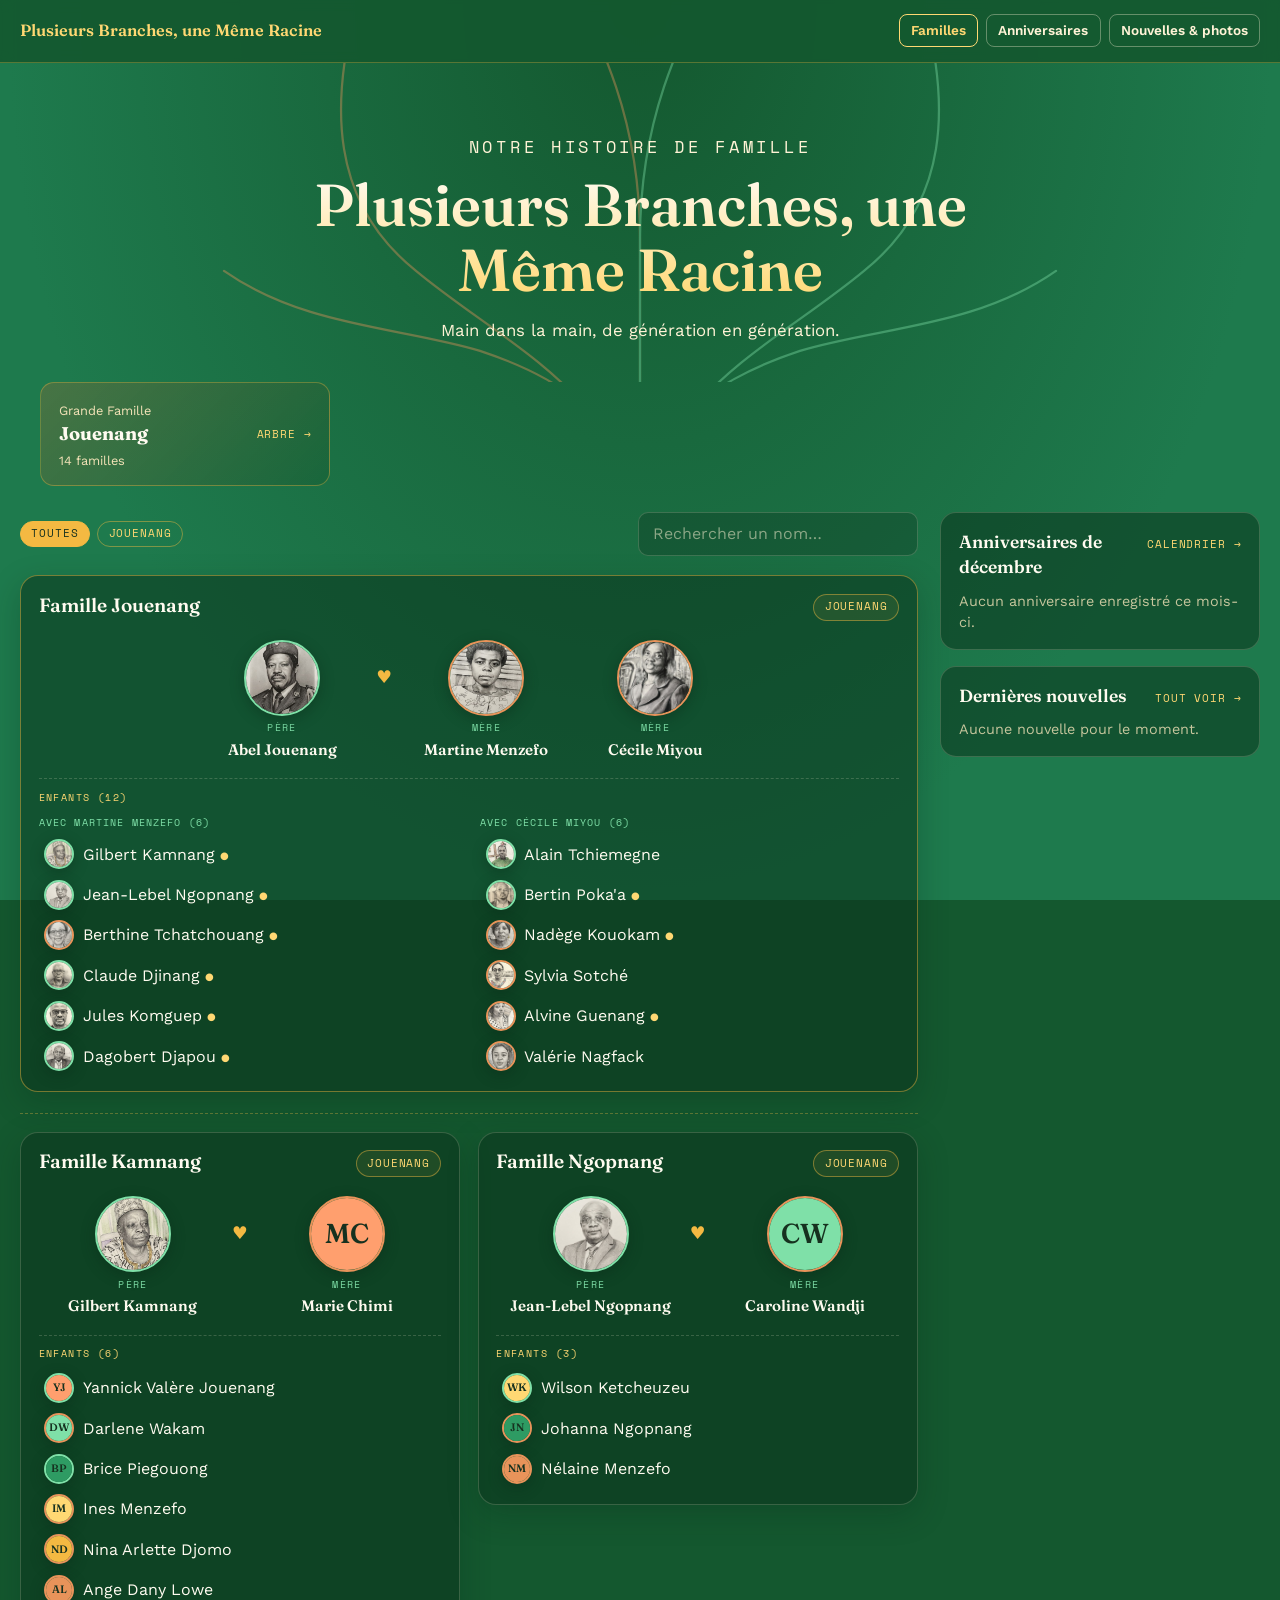
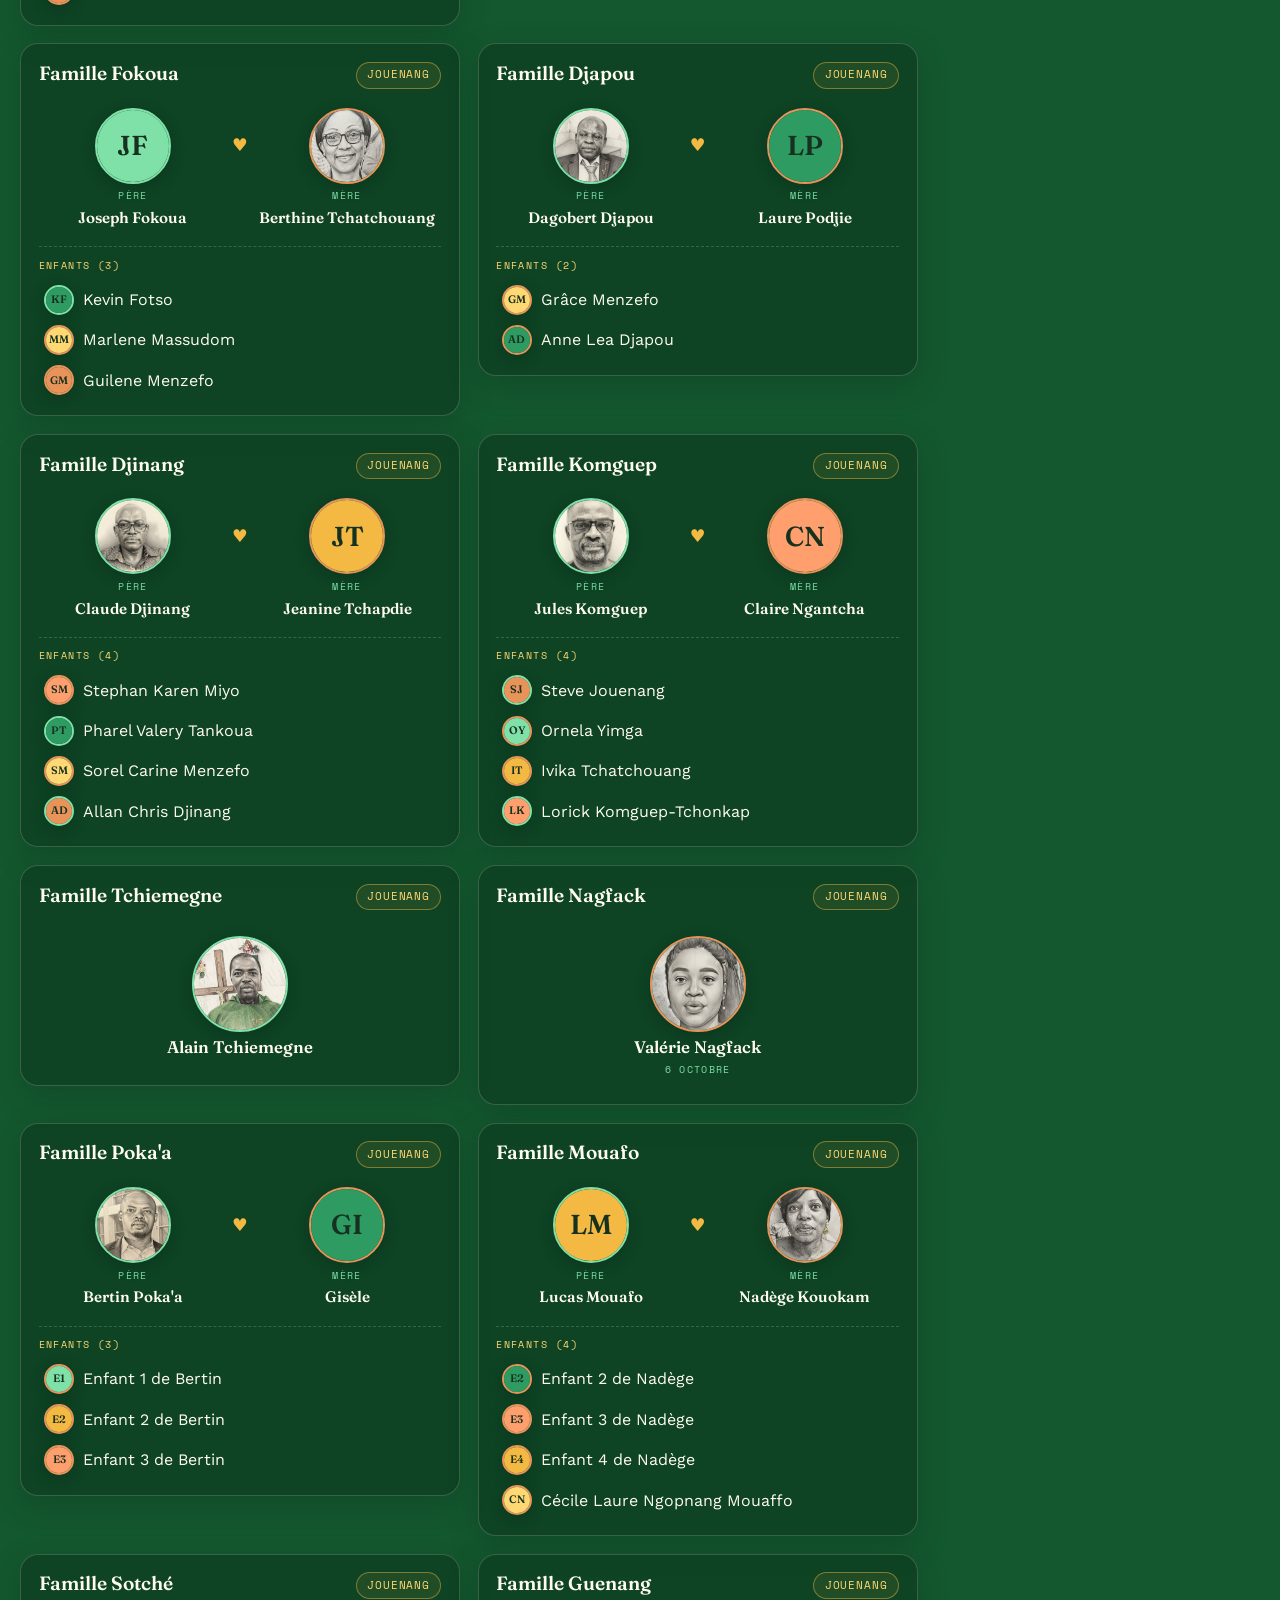
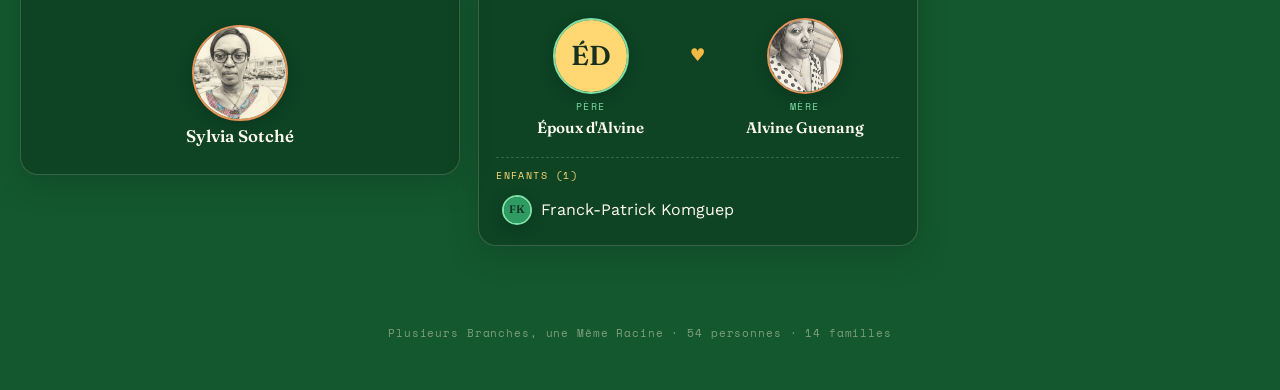
<file: index.html>
<!DOCTYPE html>
<html lang="fr">
<head>
<meta charset="UTF-8">
<meta name="viewport" content="width=device-width, initial-scale=1.0">
<title>Plusieurs Branches, une Même Racine</title>
<meta name="description" content="Site familial — familles, fiches et arbres généalogiques.">
<link rel="preconnect" href="https://fonts.googleapis.com">
<link rel="preconnect" href="https://fonts.gstatic.com" crossorigin>
<link href="https://fonts.googleapis.com/css2?family=Fraunces:opsz,wght@9..144,500;9..144,600;9..144,700&family=Work+Sans:wght@400;500;600&family=Space+Mono:wght@400;700&display=swap" rel="stylesheet">
<style>
:root{
  --bg-deep:#1E7A4D; --bg-deep-2:#14582F; --bg-card:rgba(10,52,28,0.55);
  --ivory:#FFFBF0; --parchment:#FFF3D6; --parchment-2:#F4E3B8;
  --gold:#F4B942; --gold-light:#FFD873; --wood:#B5652F; --wood-light:#E8935A;
  --sage:#2E9B63; --sage-light:#7FE0A8; --ink:#16311F; --danger:#FF8A7A;
  --shadow:rgba(9,41,23,0.4); --line:rgba(255,243,214,0.18);
  --font-display:"Fraunces","Iowan Old Style",Georgia,serif;
  --font-body:"Work Sans","Segoe UI",system-ui,sans-serif;
  --font-label:"Space Mono",ui-monospace,monospace;
}
*{box-sizing:border-box}
html{scroll-behavior:smooth}
body{margin:0;min-height:100vh;background:radial-gradient(ellipse at top,var(--bg-deep-2),var(--bg-deep) 70%) fixed;background-color:var(--bg-deep-2);color:var(--ivory);font-family:var(--font-body);-webkit-font-smoothing:antialiased;line-height:1.45}
a{color:inherit;text-decoration:none}
button,input,select,textarea{font:inherit}
:focus-visible{outline:3px solid var(--gold-light);outline-offset:3px;border-radius:4px}
@media (prefers-reduced-motion:reduce){*{animation-duration:.001ms!important;transition-duration:.001ms!important}}
.hidden{display:none!important}

/* avatars */
.avatar{position:relative;display:inline-flex;align-items:center;justify-content:center;flex:none;width:var(--sz,64px);height:var(--sz,64px);border-radius:50%;overflow:hidden;background:var(--bg-deep-2);box-shadow:0 4px 14px var(--shadow);border:2px solid var(--ring,var(--wood-light))}
.avatar img{width:100%;height:100%;object-fit:cover;display:block}
.avatar .ini{width:100%;height:100%;display:flex;align-items:center;justify-content:center;font-family:var(--font-display);font-weight:600;font-size:calc(var(--sz,64px) * .36);color:var(--ink);background:var(--avatar-color,var(--gold))}
.avatar.m{--ring:var(--sage-light)} .avatar.f{--ring:var(--wood-light)}

.eyebrow{font-family:var(--font-label);font-size:.72rem;letter-spacing:.22em;text-transform:uppercase;color:var(--sage-light)}
.chip{display:inline-flex;align-items:center;gap:.35rem;font-family:var(--font-label);font-size:.68rem;letter-spacing:.08em;text-transform:uppercase;padding:.28rem .65rem;border-radius:999px;border:1px solid rgba(244,185,66,.45);color:var(--gold-light);background:rgba(244,185,66,.08);white-space:nowrap}
a.chip:hover{background:rgba(244,185,66,.2)}
.btn{display:inline-flex;align-items:center;justify-content:center;gap:.45rem;padding:.6rem 1.1rem;border-radius:10px;border:1px solid rgba(255,216,115,.4);background:linear-gradient(160deg,var(--wood-light),var(--wood));color:var(--ivory);font-weight:600;cursor:pointer;box-shadow:0 6px 18px var(--shadow);transition:transform .2s,border-color .2s}
.btn:hover{transform:translateY(-2px);border-color:var(--gold-light)}
.btn.ghost{background:transparent;box-shadow:none;border-color:rgba(255,243,214,.35);color:var(--parchment)}
.btn.ghost:hover{border-color:var(--gold-light);color:var(--gold-light)}
.btn:disabled{opacity:.35;cursor:default;transform:none}
.btn.small{padding:.35rem .7rem;font-size:.85rem;border-radius:8px}
.btn.danger{background:transparent;border-color:rgba(255,138,122,.5);color:var(--danger);box-shadow:none}
.badge-deduit{font-family:var(--font-label);font-size:.58rem;letter-spacing:.08em;text-transform:uppercase;padding:.08rem .38rem;border-radius:4px;background:rgba(127,224,168,.14);color:var(--sage-light);margin-left:.3rem;vertical-align:middle}


/* ---------- En-tête ---------- */
.site-header{display:flex;align-items:center;justify-content:space-between;gap:1rem;padding:.9rem 1.25rem;background:rgba(20,88,47,.92);border-bottom:1px solid rgba(244,185,66,.3);position:sticky;top:0;z-index:30;backdrop-filter:blur(6px)}
.site-header .brand{font-family:var(--font-display);font-weight:600;font-size:1.02rem;color:var(--gold-light)}
.site-header nav{display:flex;gap:.5rem;flex-wrap:wrap}
.preview-bar{background:var(--gold);color:var(--ink);text-align:center;font-family:var(--font-label);font-size:.75rem;padding:.4rem 1rem}

/* ---------- Accueil ---------- */
.hero{position:relative;overflow:hidden;text-align:center;padding:4.5rem 1.25rem 2.5rem}
.hero svg{position:absolute;inset:0;width:100%;height:100%;opacity:.4;pointer-events:none}
.hero svg path{fill:none;stroke:var(--wood-light);stroke-width:1.4;stroke-linecap:round;stroke-dasharray:700;stroke-dashoffset:700;animation:grow 3.2s ease-out forwards}
.hero svg path.sage{stroke:var(--sage-light)}
@keyframes grow{to{stroke-dashoffset:0}}
.hero-inner{position:relative;max-width:760px;margin:0 auto}
.hero h1{font-family:var(--font-display);font-weight:600;font-size:clamp(2.1rem,6vw,3.7rem);line-height:1.1;margin:.8rem 0 1rem;background:linear-gradient(180deg,var(--ivory),var(--gold-light));-webkit-background-clip:text;background-clip:text;color:transparent}
.hero p{color:var(--parchment);font-size:1.05rem;margin:0}

.toolbar{max-width:1240px;margin:0 auto;padding:0 1.25rem 1.2rem;display:flex;flex-wrap:wrap;gap:.8rem;align-items:center;justify-content:space-between}
.filters{display:flex;flex-wrap:wrap;gap:.45rem}
.filters button{cursor:pointer;background:transparent}
.filters button.on{background:var(--gold);color:var(--ink);border-color:var(--gold)}
.search{flex:0 1 280px;min-width:0;padding:.6rem .9rem;border-radius:10px;border:1px solid var(--line);background:rgba(0,0,0,.18);color:var(--ivory)}
.search::placeholder{color:rgba(255,243,214,.5)}

.gf-strip{max-width:1240px;margin:0 auto 1.6rem;padding:0 1.25rem;display:grid;grid-template-columns:repeat(auto-fill,minmax(260px,1fr));gap:.8rem}
.gf-card{display:flex;align-items:center;justify-content:space-between;gap:.8rem;padding:.9rem 1.1rem;border-radius:14px;border:1px solid rgba(244,185,66,.35);background:linear-gradient(135deg,rgba(181,101,47,.28),rgba(20,88,47,.4));transition:transform .2s}
.gf-card:hover{transform:translateY(-2px);border-color:var(--gold-light)}
.gf-card strong{font-family:var(--font-display);font-size:1.15rem;display:block}
.gf-card small{color:var(--parchment-2);font-size:.8rem}
.gf-card .go{font-family:var(--font-label);font-size:.7rem;color:var(--gold-light);text-transform:uppercase;letter-spacing:.08em;white-space:nowrap}

.grid{max-width:1240px;margin:0 auto;padding:0 1.25rem 3rem}
.grid-row{display:grid;grid-template-columns:repeat(auto-fill,minmax(290px,1fr));gap:1.1rem;align-items:start}
.grid-row.roots{display:flex;flex-wrap:wrap;justify-content:center;gap:1.1rem;margin-bottom:1.1rem;padding-bottom:1.3rem;border-bottom:1px dashed rgba(244,185,66,.35)}
.grid-row.roots .fcard{border-color:rgba(244,185,66,.45);width:min(100%,420px)}
.grid-row.roots .fcard.merged{width:min(100%,900px)}
.grid-row:not(.roots) .fcard.merged{grid-column:1/-1}
.couple.multi{display:flex;flex-wrap:wrap;justify-content:center;align-items:flex-start;gap:.3rem 1.2rem}
.couple.multi .parent{width:150px}
.family-page .couple.multi{max-width:none}
.kids-cols{display:grid;grid-template-columns:repeat(auto-fit,minmax(240px,1fr));gap:.4rem 1.4rem}
.kids h4{margin:.2rem 0 .35rem;font-family:var(--font-label);font-weight:400;font-size:.6rem;letter-spacing:.12em;text-transform:uppercase;color:var(--sage-light)}
.sub-title{font-family:var(--font-label);font-size:.64rem;letter-spacing:.14em;text-transform:uppercase;color:var(--sage-light);margin:1.2rem 0 .6rem;text-align:center}
.fcard{background:var(--bg-card);border:1px solid var(--line);border-radius:18px;padding:1.1rem 1.1rem 1rem;box-shadow:0 10px 30px rgba(9,41,23,.25);display:flex;flex-direction:column;gap:.9rem;aspect-ratio:auto}
.fcard-head{display:flex;justify-content:space-between;align-items:flex-start;gap:.6rem}
.fcard-head h2{font-family:var(--font-display);font-weight:600;font-size:1.2rem;margin:0;line-height:1.2}
.fcard-head h2 a:hover{color:var(--gold-light)}
.couple{display:grid;grid-template-columns:1fr auto 1fr;align-items:start;gap:.3rem}
.couple .heart{color:var(--gold);font-size:1.1rem;margin-top:30px}
.parent{display:flex;flex-direction:column;align-items:center;text-align:center;gap:.35rem;padding:.3rem;border-radius:12px;transition:background .2s}
a.parent:hover{background:rgba(255,243,214,.07)}
.parent .role{font-family:var(--font-label);font-size:.6rem;letter-spacing:.14em;text-transform:uppercase;color:var(--sage-light)}
.parent .name{font-family:var(--font-display);font-weight:600;font-size:.95rem;line-height:1.2}
.parent.unknown{opacity:.55}
.solo{display:flex;justify-content:center;padding:.4rem 0}
.solo .parent .name{font-size:1.05rem}
.family-page .solo{margin-bottom:1.5rem}
.kids{border-top:1px dashed var(--line);padding-top:.7rem}
.kids h3{margin:0 0 .45rem;font-family:var(--font-label);font-size:.64rem;letter-spacing:.14em;text-transform:uppercase;color:var(--gold-light);font-weight:400}
.kids ul{list-style:none;margin:0;padding:0;display:flex;flex-direction:column;gap:.15rem}
.kids li a{display:flex;align-items:center;gap:.55rem;padding:.25rem .35rem;border-radius:8px}
.kids li a:hover{background:rgba(255,243,214,.07)}
.kids li .yr{margin-left:auto;font-family:var(--font-label);font-size:.68rem;color:var(--parchment-2);opacity:.75}
.kids li .plus{font-size:.7rem;color:var(--gold-light)}
.kids .none{font-size:.85rem;color:var(--parchment-2);opacity:.7;margin:0}
.empty{max-width:520px;margin:2rem auto 4rem;text-align:center;padding:1.6rem;border:1px dashed rgba(255,243,214,.3);border-radius:14px;color:var(--parchment-2)}
.empty strong{color:var(--gold-light)}

/* ---------- Titres de page ---------- */
.page-head{text-align:center;padding:2.6rem 1.25rem 1.2rem}
.page-head h1{font-family:var(--font-display);font-weight:600;font-size:clamp(1.7rem,4.2vw,2.6rem);margin:.4rem 0 .4rem}
.page-head p{margin:0;color:var(--parchment-2)}
.page-head .actions{margin-top:1rem;display:flex;gap:.5rem;justify-content:center;flex-wrap:wrap}

/* ---------- Fiche personne ---------- */
.person{max-width:1000px;margin:0 auto;padding:2rem 1.25rem 3rem;display:grid;grid-template-columns:300px 1fr;gap:1.5rem;align-items:start}
.idcard{background:var(--bg-card);border:1px solid var(--line);border-radius:18px;padding:1.6rem 1.3rem;text-align:center;position:sticky;top:80px}
.idcard h1{font-family:var(--font-display);font-weight:600;font-size:1.6rem;margin:.9rem 0 .2rem;line-height:1.15}
.idcard dl{text-align:left;margin:1.2rem 0 0;display:grid;grid-template-columns:auto 1fr;gap:.45rem .8rem;font-size:.92rem}
.idcard dt{font-family:var(--font-label);font-size:.64rem;letter-spacing:.12em;text-transform:uppercase;color:var(--sage-light);padding-top:.2rem}
.idcard dd{margin:0}
.idcard dd a{color:var(--gold-light);border-bottom:1px dotted rgba(255,216,115,.5)}
.rels{display:flex;flex-direction:column;gap:1rem}
.relgroup{background:var(--bg-card);border:1px solid var(--line);border-radius:16px;padding:1rem 1.1rem}
.relgroup h2{margin:0 0 .7rem;font-family:var(--font-label);font-weight:400;font-size:.7rem;letter-spacing:.16em;text-transform:uppercase;color:var(--gold-light)}
.relgroup ul{list-style:none;margin:0;padding:0;display:grid;grid-template-columns:repeat(auto-fill,minmax(210px,1fr));gap:.4rem}
.relgroup a{display:flex;align-items:center;gap:.6rem;padding:.35rem .45rem;border-radius:10px}
.relgroup a:hover{background:rgba(255,243,214,.07)}
.relgroup .who{display:flex;flex-direction:column;min-width:0}
.relgroup .who b{font-weight:600;font-size:.93rem;overflow:hidden;text-overflow:ellipsis}
.relgroup .who span{font-size:.78rem;color:var(--sage-light)}
.legend{font-size:.8rem;color:var(--parchment-2);opacity:.8;margin:0}

/* ---------- Page famille ---------- */
.family-page{max-width:900px;margin:0 auto;padding:0 1.25rem 3rem}
.family-page .couple{max-width:520px;margin:0 auto 1.5rem}
.kid-grid{display:grid;grid-template-columns:repeat(auto-fill,minmax(150px,1fr));gap:.8rem}
.kid-grid a{display:flex;flex-direction:column;align-items:center;text-align:center;gap:.4rem;padding:.9rem .5rem;border-radius:14px;background:var(--bg-card);border:1px solid var(--line)}
.kid-grid a:hover{border-color:var(--gold-light)}
.kid-grid b{font-family:var(--font-display);font-weight:600;font-size:.95rem;line-height:1.2}
.kid-grid small{font-size:.75rem;color:var(--parchment-2)}
.section-title{font-family:var(--font-label);font-size:.7rem;letter-spacing:.16em;text-transform:uppercase;color:var(--gold-light);margin:0 0 .8rem;text-align:center}

/* ---------- Arbre ---------- */
.tree-tools{display:flex;justify-content:center;gap:.4rem;padding:0 1.25rem .8rem;flex-wrap:wrap}
.tree-wrap{overflow:auto;padding:1rem 1.25rem 3rem;-webkit-overflow-scrolling:touch}
.tree{display:flex;justify-content:center;min-width:max-content;margin:0 auto}
.tree ul{position:relative;display:flex;justify-content:center;margin:0;padding:22px 0 0}
.tree>ul{padding-top:0}
.tree li{position:relative;list-style:none;display:flex;flex-direction:column;align-items:center;padding:22px 5px 0}
.tree>ul>li{padding-top:0}
.tree li::before,.tree li::after{content:"";position:absolute;top:0;right:50%;width:50%;height:22px;border-top:2px solid var(--wood-light)}
.tree li::after{right:auto;left:50%;border-left:2px solid var(--wood-light)}
.tree li:only-child::before,.tree li:only-child::after{display:none}
.tree li:only-child{padding-top:22px}
.tree>ul>li:only-child{padding-top:0}
.tree li:only-child>.tnode::before{content:"";position:absolute;top:-22px;left:50%;height:22px;border-left:2px solid var(--wood-light)}
.tree>ul>li>.tnode::before{display:none}
.tree li:first-child::before,.tree li:last-child::after{border:0 none}
.tree li:last-child::before{border-right:2px solid var(--wood-light);border-radius:0 8px 0 0}
.tree li:first-child::after{border-radius:8px 0 0 0}
.tree ul ul::before{content:"";position:absolute;top:0;left:50%;height:22px;border-left:2px solid var(--wood-light)}
.tree ul.unions>li::before,.tree ul.unions>li::after,.tree ul.unions::before{border-color:var(--gold)}
.tnode{position:relative;display:inline-flex;align-items:flex-start;gap:.2rem;padding:.45rem .5rem;border-radius:14px;background:rgba(10,52,28,.6);border:1px solid var(--line)}
.tnode .heart{color:var(--gold);align-self:center;font-size:.85rem;padding:0 .1rem}
.tperson{display:flex;flex-direction:column;align-items:center;gap:.25rem;width:96px;padding:.2rem;border-radius:10px;text-align:center}
.tperson:hover{background:rgba(255,243,214,.08)}
.tperson b{font-family:var(--font-display);font-weight:600;font-size:.8rem;line-height:1.15}
.tperson small{font-family:var(--font-label);font-size:.6rem;color:var(--parchment-2);opacity:.8}
.tperson.focus{background:rgba(255,216,115,.18);box-shadow:0 0 0 2px var(--gold-light)}
.tperson.unknown{opacity:.5}
.toggle{position:absolute;bottom:-11px;left:50%;transform:translateX(-50%);width:22px;height:22px;border-radius:50%;border:1px solid var(--gold);background:var(--bg-deep-2);color:var(--gold-light);font-size:.8rem;line-height:1;cursor:pointer;z-index:2;padding:0}
li.collapsed>ul{display:none}
.union-label{font-family:var(--font-label);font-size:.55rem;letter-spacing:.1em;text-transform:uppercase;color:var(--gold-light);display:block;margin-bottom:.1rem}

/* ---------- Navigation ---------- */
.site-header nav a.on{border-color:var(--gold-light);color:var(--gold-light)}

/* ---------- Accueil : anniversaires & nouvelles ---------- */
/* Mise en page accueil : familles au centre, anniversaires & nouvelles sur le côté (grand écran) ou en bas */
.home-layout{max-width:1560px;margin:0 auto;padding:0 1.25rem 3rem;display:grid;grid-template-columns:minmax(0,1fr) 320px;gap:1.4rem;align-items:start}
.home-main .toolbar,.home-main .grid{max-width:none;padding-left:0;padding-right:0}
.home-main .grid{padding-bottom:0}
.home-side{position:sticky;top:84px;max-height:calc(100vh - 100px);overflow:auto;scrollbar-width:thin}
.teasers{display:flex;flex-direction:column;gap:1rem}
@media (max-width:1100px){
  .home-layout{grid-template-columns:1fr}
  .home-side{position:static;max-height:none;overflow:visible;border-top:1px dashed rgba(244,185,66,.35);padding-top:1.4rem}
  .teasers{display:grid;grid-template-columns:1fr 1.4fr}
}
.teaser{background:var(--bg-card);border:1px solid var(--line);border-radius:16px;padding:1rem 1.1rem}
.teaser h2{margin:0 0 .7rem;font-family:var(--font-display);font-weight:600;font-size:1.1rem;display:flex;justify-content:space-between;align-items:baseline;gap:.5rem}
.teaser h2 a{font-family:var(--font-label);font-size:.66rem;letter-spacing:.08em;text-transform:uppercase;color:var(--gold-light);font-weight:400;white-space:nowrap}
.teaser .muted{color:var(--parchment-2);opacity:.8;font-size:.9rem;margin:0}
.bday-list{list-style:none;margin:0;padding:0;display:flex;flex-direction:column;gap:.2rem}
.bday-list a{display:flex;align-items:center;gap:.6rem;padding:.3rem .35rem;border-radius:8px}
.bday-list a:hover{background:rgba(255,243,214,.07)}
.bday-list .when{margin-left:auto;font-family:var(--font-label);font-size:.7rem;color:var(--gold-light);text-align:right;white-space:nowrap}
.bday-list .when small{display:block;color:var(--parchment-2);opacity:.8}
.news-mini{display:flex;flex-direction:column;gap:.6rem}
.news-mini a{display:flex;gap:.8rem;align-items:center;padding:.3rem;border-radius:10px}
.news-mini a:hover{background:rgba(255,243,214,.07)}
.news-mini .thumb{width:84px;height:62px;flex:none;border-radius:8px;overflow:hidden;background:rgba(0,0,0,.25);display:flex;align-items:center;justify-content:center;color:var(--gold-light)}
.news-mini .thumb img{width:100%;height:100%;object-fit:cover}
.news-mini b{display:block;font-family:var(--font-display);font-weight:600}
.news-mini small{color:var(--parchment-2);font-size:.78rem}

/* ---------- Calendrier ---------- */
.cal{max-width:1240px;margin:0 auto;padding:0 1.25rem 3rem;display:grid;grid-template-columns:repeat(auto-fill,minmax(270px,1fr));gap:1rem;align-items:start}
.month{background:var(--bg-card);border:1px solid var(--line);border-radius:16px;padding:1rem 1.1rem}
.month.now{border-color:var(--gold);box-shadow:0 0 0 3px rgba(244,185,66,.18)}
.month h2{margin:0 0 .6rem;font-family:var(--font-display);font-weight:600;font-size:1.15rem;display:flex;justify-content:space-between;align-items:center}
.month h2 span{font-family:var(--font-label);font-size:.62rem;letter-spacing:.1em;text-transform:uppercase;color:var(--ink);background:var(--gold);padding:.15rem .45rem;border-radius:5px;font-weight:400}
.month .none{color:var(--parchment-2);opacity:.6;font-size:.85rem;margin:0}
.cal-note{max-width:760px;margin:0 auto 2rem;padding:0 1.25rem;text-align:center;color:var(--parchment-2);font-size:.88rem}

/* ---------- Nouvelles ---------- */
.news{max-width:900px;margin:0 auto;padding:0 1.25rem 3rem;display:flex;flex-direction:column;gap:1.2rem}
.post{background:var(--bg-card);border:1px solid var(--line);border-radius:18px;overflow:hidden}
.post-body{padding:1.1rem 1.3rem 1.2rem}
.post h2{margin:.2rem 0 .5rem;font-family:var(--font-display);font-weight:600;font-size:1.35rem;line-height:1.2}
.post h2 a:hover{color:var(--gold-light)}
.post .date{font-family:var(--font-label);font-size:.68rem;letter-spacing:.1em;text-transform:uppercase;color:var(--sage-light)}
.post .txt{color:var(--parchment);margin:0 0 .8rem;white-space:pre-line}
.post .more{font-family:var(--font-label);font-size:.7rem;text-transform:uppercase;letter-spacing:.08em;color:var(--gold-light)}
.tags{display:flex;flex-wrap:wrap;gap:.4rem;margin-top:.6rem}
.tags a{display:inline-flex;align-items:center;gap:.35rem;padding:.2rem .55rem .2rem .2rem;border-radius:999px;background:rgba(255,243,214,.07);font-size:.82rem}
.tags a:hover{background:rgba(255,243,214,.15)}
.gallery{display:grid;grid-template-columns:repeat(auto-fill,minmax(180px,1fr));gap:4px;background:rgba(0,0,0,.2)}
.gallery.cover{grid-template-columns:repeat(var(--n,1),1fr)}
.gallery button{position:relative;padding:0;border:0;background:#0d3d22;cursor:zoom-in;aspect-ratio:4/3;overflow:hidden;display:block;width:100%}
.gallery.cover.n1 button{aspect-ratio:16/8}
.gallery img{width:100%;height:100%;object-fit:cover;display:block;transition:transform .3s}
.gallery button:hover img{transform:scale(1.04)}
.gallery .plusn{position:absolute;inset:0;display:flex;align-items:center;justify-content:center;background:rgba(5,25,14,.6);font-family:var(--font-display);font-size:1.6rem;color:var(--ivory)}
.gallery .cap{position:absolute;left:0;right:0;bottom:0;padding:.35rem .5rem;font-size:.75rem;text-align:left;background:linear-gradient(transparent,rgba(0,0,0,.7));color:var(--ivory)}
.imgmiss{width:100%;height:100%;display:flex;align-items:center;justify-content:center;padding:.5rem;font-family:var(--font-label);font-size:.62rem;color:var(--parchment-2);text-align:center;word-break:break-all}
.lightbox{position:fixed;inset:0;z-index:100;background:rgba(3,15,8,.94);display:flex;flex-direction:column;align-items:center;justify-content:center;padding:1rem}
.lightbox img{max-width:100%;max-height:calc(100vh - 120px);object-fit:contain;border-radius:6px}
.lightbox p{color:var(--parchment);margin:.8rem 0 0;text-align:center}
.lightbox button{position:absolute;background:rgba(255,255,255,.08);border:1px solid rgba(255,255,255,.2);color:#fff;border-radius:50%;width:46px;height:46px;font-size:1.3rem;cursor:pointer}
.lightbox .lb-x{top:14px;right:14px}.lightbox .lb-p{left:14px;top:50%}.lightbox .lb-n{right:14px;top:50%}

.site-footer{text-align:center;padding:2rem 1.25rem 3rem;font-family:var(--font-label);font-size:.68rem;letter-spacing:.08em;color:rgba(255,243,214,.45)}
.site-footer a{border-bottom:1px dotted}

.loadbox{max-width:560px;margin:5rem auto;padding:2rem;text-align:center;background:var(--bg-card);border:1px solid var(--line);border-radius:18px}
.loadbox h1{font-family:var(--font-display);font-weight:600}
.loadbox code{background:rgba(0,0,0,.25);padding:.1rem .35rem;border-radius:4px}

@media (max-width:760px){
  .person{grid-template-columns:1fr}
  .idcard{position:static}
  .site-header .brand{font-size:.9rem}
  .toolbar{flex-direction:column;align-items:stretch}
  .search{flex:1 1 auto}
  .teasers{grid-template-columns:1fr !important}
  .site-header{flex-wrap:wrap}
}
</style>
</head>
<body>
<div id="app"><div class="loadbox"><p class="eyebrow">Chargement…</p></div></div>

<script>
/* ==========================================================
   MOTEUR DE PARENTÉ — partagé par index.html et admin.html
   ----------------------------------------------------------
   Toutes les relations sont ramenées à un "chemin" (u, d) :
   depuis X, monter de u générations jusqu'à un ancêtre commun,
   puis descendre de d générations pour atteindre Y.
     (1,0) parent        (0,1) enfant        (1,1) frère/sœur
     (2,0) grand-parent  (0,2) petit-enfant  (2,1) oncle/tante
     (1,2) neveu/nièce   (2,2) cousin(e)     etc.
   Les déductions composent ces chemins selon des règles sûres
   (voir composer()). La belle-famille est ensuite calculée à
   partir des conjoints.
   ========================================================== */
var Genea = (function(){

  // "A est <type> de B"  →  chemin de B vers A
  var REL_TYPES = {
    "parent":               { label: "Père / Mère",                 u: 1, d: 0 },
    "enfant":               { label: "Fils / Fille",                u: 0, d: 1 },
    "fratrie":              { label: "Frère / Sœur",                u: 1, d: 1, sib: true },
    "grand-parent":         { label: "Grand-père / Grand-mère",     u: 2, d: 0 },
    "petit-enfant":         { label: "Petit-fils / Petite-fille",   u: 0, d: 2 },
    "oncle":                { label: "Oncle / Tante",               u: 2, d: 1 },
    "neveu":                { label: "Neveu / Nièce",               u: 1, d: 2 },
    "cousin":               { label: "Cousin / Cousine",            u: 2, d: 2 },
    "grand-oncle":          { label: "Grand-oncle / Grand-tante",   u: 3, d: 1 },
    "petit-neveu":          { label: "Petit-neveu / Petite-nièce",  u: 1, d: 3 },
    "arriere-grand-parent": { label: "Arrière-grand-parent",        u: 3, d: 0 },
    "arriere-petit-enfant": { label: "Arrière-petit-enfant",        u: 0, d: 3 },
    "conjoint":             { label: "Mari / Épouse",               spouse: true },
    "beau-frere":           { label: "Beau-frère / Belle-sœur",     direct: ["Beau-frère","Belle-sœur"], inverse: "beau-frere" },
    "beau-parent":          { label: "Beau-père / Belle-mère",      direct: ["Beau-père","Belle-mère"], inverse: "gendre" },
    "gendre":               { label: "Gendre / Belle-fille",        direct: ["Gendre","Belle-fille"], inverse: "beau-parent" }
  };

  var MAX_GEN = 6;
  var MOIS = ["janvier","février","mars","avril","mai","juin","juillet","août","septembre","octobre","novembre","décembre"];

  function g(sex, m, f){
    if(sex === "M") return m;
    if(sex === "F") return f;
    return m + " / " + f;
  }
  function arr(k){ var s = ""; for(var i = 0; i < k; i++) s += "arrière-"; return s; }
  function cap(s){ return s.charAt(0).toUpperCase() + s.slice(1); }

  // Libellé de Y vu depuis X (chemin u,d), selon le sexe de Y
  function bloodLabel(u, d, sex, demi){
    var s;
    if(d === 0){
      if(u === 1) s = g(sex, "père", "mère");
      else if(u === 2) s = g(sex, "grand-père", "grand-mère");
      else s = arr(u - 2) + g(sex, "grand-père", "grand-mère");
    }else if(u === 0){
      if(d === 1) s = g(sex, "fils", "fille");
      else if(d === 2) s = g(sex, "petit-fils", "petite-fille");
      else s = arr(d - 2) + g(sex, "petit-fils", "petite-fille");
    }else if(u === 1 && d === 1){
      s = (demi ? "demi-" : "") + g(sex, "frère", "sœur");
    }else if(d === 1){
      if(u === 2) s = g(sex, "oncle", "tante");
      else if(u === 3) s = g(sex, "grand-oncle", "grand-tante");
      else s = arr(u - 3) + g(sex, "grand-oncle", "grand-tante");
    }else if(u === 1){
      if(d === 2) s = g(sex, "neveu", "nièce");
      else if(d === 3) s = g(sex, "petit-neveu", "petite-nièce");
      else s = arr(d - 3) + g(sex, "petit-neveu", "petite-nièce");
    }else if(u === d){
      if(u === 2) s = g(sex, "cousin germain", "cousine germaine");
      else if(u === 3) s = g(sex, "cousin issu de germain", "cousine issue de germain");
      else s = g(sex, "cousin", "cousine") + " au " + (u - 1) + "e degré";
    }else if(u - d === 1){
      s = g(sex, "oncle", "tante") + " à la mode de Bretagne";
    }else if(d - u === 1){
      s = g(sex, "neveu", "nièce") + " à la mode de Bretagne";
    }else{
      s = g(sex, "cousin éloigné", "cousine éloignée");
    }
    return cap(s);
  }

  function category(u, d){
    if(d === 0) return u === 1 ? "parents" : "ancetres";
    if(u === 0) return d === 1 ? "enfants" : "descendants";
    if(u === 1 && d === 1) return "fratrie";
    if(d === 1) return "oncles";
    if(u === 1) return "neveux";
    return "cousins";
  }

  var CATEGORIES = [
    ["parents", "Parents"], ["conjoints", "Conjoint(s)"], ["fratrie", "Frères & sœurs"],
    ["enfants", "Enfants"], ["ancetres", "Grands-parents & aïeux"], ["descendants", "Petits-enfants & descendance"],
    ["oncles", "Oncles & tantes"], ["neveux", "Neveux & nièces"], ["cousins", "Cousins & cousines"],
    ["alliance", "Belle-famille"]
  ];

  function slug(str){
    return String(str || "").normalize("NFD").replace(/[̀-ͯ]/g, "")
      .toLowerCase().replace(/[^a-z0-9]+/g, "-").replace(/^-+|-+$/g, "") || "x";
  }

  function fullName(p){
    if(!p) return "?";
    return [p.prenom, p.nom].filter(Boolean).join(" ") || "(sans nom)";
  }

  function birthText(p){
    if(!p || (!p.anneeNaissance && !p.moisNaissance)) return "";
    var parts = [];
    if(p.moisNaissance && p.jourNaissance) parts.push(p.jourNaissance === 1 ? "1er" : String(p.jourNaissance));
    if(p.moisNaissance) parts.push(MOIS[p.moisNaissance - 1]);
    if(p.anneeNaissance) parts.push(String(p.anneeNaissance));
    return parts.join(" ");
  }
  // "2026-09-12" → "12 septembre 2026"
  function dateText(iso){
    var m = /^(\d{4})-(\d{2})(?:-(\d{2}))?$/.exec(iso || "");
    if(!m) return iso || "";
    var d = m[3] ? +m[3] : 0;
    return (d ? (d === 1 ? "1er " : d + " ") : "") + MOIS[+m[2] - 1] + " " + m[1];
  }

  /* ------------------------------------------------------
     Construction du modèle
     ------------------------------------------------------ */
  function build(data){
    data = data || {};
    var personnes = data.personnes || [];
    var familles = data.familles || [];
    var grandes = data.grandesFamilles || [];
    var relations = data.relations || [];

    var P = {}, F = {}, GF = {};
    personnes.forEach(function(p){ P[p.id] = p; });
    familles.forEach(function(f){ F[f.id] = f; });
    grandes.forEach(function(gf){ GF[gf.id] = gf; });

    var parentsOf = {}, childrenOf = {}, spousesOf = {}, adj = {};
    personnes.forEach(function(p){ parentsOf[p.id] = []; childrenOf[p.id] = []; spousesOf[p.id] = []; adj[p.id] = []; });

    function pushUniq(arr, v){ if(arr.indexOf(v) < 0) arr.push(v); }
    function addParent(child, parent){
      if(!P[child] || !P[parent] || child === parent) return;
      pushUniq(parentsOf[child], parent);
      pushUniq(childrenOf[parent], child);
    }
    function addSpouse(a, b){
      if(!P[a] || !P[b] || a === b) return;
      pushUniq(spousesOf[a], b); pushUniq(spousesOf[b], a);
    }
    // arête de x vers y : chemin (u,d) de x jusqu'à y
    function addEdge(x, y, u, d, sib, src){
      if(!P[x] || !P[y] || x === y) return;
      adj[x].push({ to: y, u: u, d: d, sib: !!sib, src: src });
      adj[y].push({ to: x, u: d, d: u, sib: !!sib, src: src });
    }

    // 1. Structure issue des familles (couple + enfants)
    familles.forEach(function(f){
      if(f.pereId && f.mereId) addSpouse(f.pereId, f.mereId);
    });
    personnes.forEach(function(p){
      var f = p.familleId && F[p.familleId];
      if(!f) return;
      if(f.pereId) addParent(p.id, f.pereId);
      if(f.mereId) addParent(p.id, f.mereId);
    });

    // 2. Relations déclarées
    var directLabels = {}; // directLabels[a][b] = type (a est <type> de b)
    relations.forEach(function(r){
      var t = REL_TYPES[r.type];
      if(!t || !P[r.a] || !P[r.b] || r.a === r.b) return;
      if(t.spouse) addSpouse(r.a, r.b);
      else if(t.direct){
        (directLabels[r.a] = directLabels[r.a] || {})[r.b] = r.type;
        if(t.inverse) (directLabels[r.b] = directLabels[r.b] || {})[r.a] = t.inverse;
      }
      else if(r.type === "parent") addParent(r.b, r.a);
      else if(r.type === "enfant") addParent(r.a, r.b);
      else addEdge(r.b, r.a, t.u, t.d, t.sib, "declare");
    });

    // 3. Arêtes parent/enfant
    personnes.forEach(function(p){
      parentsOf[p.id].forEach(function(par){ addEdge(p.id, par, 1, 0, false, "famille"); });
    });

    // 4. Frères/sœurs germains implicites (mêmes parents connus)
    //    → permet d'appliquer aux frères/sœurs les règles de fratrie
    personnes.forEach(function(p){
      var pa = parentsOf[p.id];
      if(!pa.length) return;
      personnes.forEach(function(q){
        if(q.id <= p.id) return;
        var qa = parentsOf[q.id];
        if(qa.length !== pa.length) return;
        for(var i = 0; i < pa.length; i++) if(qa.indexOf(pa[i]) < 0) return;
        addEdge(p.id, q.id, 1, 1, true, "implicite");
      });
    });

    /* --------------------------------------------------
       Recherche des parents par le sang depuis X
       Règles de composition sûres :
        - depuis X ou un de ses ancêtres (d = 0), on peut
          emprunter n'importe quelle relation ;
        - un frère/une sœur d'un ancêtre partage les mêmes
          ascendants (état "lat") ;
        - après être descendu (d ≥ 1), on peut seulement
          continuer à descendre, ou passer à un frère/sœur.
       (Le cousin d'un cousin n'est donc pas forcément
        cousin : il peut venir de l'autre côté de la famille.)
       -------------------------------------------------- */
    var bloodCache = {};
    function blood(x){
      if(bloodCache[x]) return bloodCache[x];
      var best = {};
      var seen = {};
      var queue = [{ n: x, u: 0, d: 0, lat: false, len: 0, src: null }];
      seen[x + "|0|0|0"] = 1;
      while(queue.length){
        var s = queue.shift();
        if(s.n !== x){
          var eu = s.lat ? s.u + 1 : s.u, ed = s.lat ? 1 : s.d;
          var cur = best[s.n];
          var score = eu + ed;
          if(!cur || score < cur.u + cur.d || (score === cur.u + cur.d && s.len < cur.len)){
            best[s.n] = { u: eu, d: ed, len: s.len, src: s.len === 1 ? s.src : "deduit" };
          }
        }
        var edges = adj[s.n] || [];
        for(var i = 0; i < edges.length; i++){
          var e = edges[i], nu, nd, nl = false;
          if(s.d === 0 && !s.lat){
            if(e.sib){ nu = s.u; nd = 0; nl = true; }
            else { nu = s.u + e.u; nd = e.d; }
          }else if(s.d === 0 && s.lat){
            if(e.sib){ nu = s.u; nd = 0; nl = true; }
            else if(e.u >= 1){ nu = s.u + e.u; nd = e.d; }
            else { nu = s.u + 1; nd = 1 + e.d; }
          }else{
            if(e.u === 0){ nu = s.u; nd = s.d + e.d; }
            else if(e.sib){ nu = s.u; nd = s.d; }
            else continue;
          }
          if(nu > MAX_GEN || nd > MAX_GEN) continue;
          var key = e.to + "|" + nu + "|" + nd + "|" + (nl ? 1 : 0);
          if(seen[key]) continue;
          seen[key] = 1;
          queue.push({ n: e.to, u: nu, d: nd, lat: nl, len: s.len + 1, src: e.src });
        }
      }
      delete best[x];
      bloodCache[x] = best;
      return best;
    }

    function isDemi(x, y){
      var a = parentsOf[x] || [], b = parentsOf[y] || [];
      if(a.length < 2 || b.length < 2) return false;
      var shared = a.filter(function(v){ return b.indexOf(v) >= 0; }).length;
      if(shared !== 1) return false;
      // une fratrie déclarée explicitement l'emporte
      return !(adj[x] || []).some(function(e){ return e.to === y && e.src === "declare" && e.sib; });
    }

    /* --------------------------------------------------
       Toutes les relations de X : sang, conjoints, alliance
       Renvoie [{ id, label, cat, src }]  (label = "Y est ... de X")
       -------------------------------------------------- */
    function relationsOf(x){
      if(!P[x]) return [];
      var out = {};
      var b = blood(x);
      Object.keys(b).forEach(function(y){
        var r = b[y];
        var demi = r.u === 1 && r.d === 1 && isDemi(x, y);
        out[y] = { id: y, label: bloodLabel(r.u, r.d, P[y].sexe, demi), cat: category(r.u, r.d),
                   src: r.src === "implicite" ? "deduit" : r.src, u: r.u, d: r.d };
      });
      function setIf(y, label, src){
        if(y === x || out[y] || !P[y]) return;
        out[y] = { id: y, label: label, cat: "alliance", src: src };
      }
      // conjoints
      spousesOf[x].forEach(function(s){
        if(out[s]) return;
        out[s] = { id: s, label: g(P[s].sexe, "Mari", "Épouse"), cat: "conjoints", src: "famille" };
      });
      // parents par le sang du conjoint
      spousesOf[x].forEach(function(s){
        var bs = blood(s);
        Object.keys(bs).forEach(function(z){
          var r = bs[z], sx = P[z] && P[z].sexe, lab;
          if(r.u === 1 && r.d === 0) lab = g(sx, "Beau-père", "Belle-mère");
          else if(r.u === 1 && r.d === 1) lab = g(sx, "Beau-frère", "Belle-sœur");
          else if(r.u === 0 && r.d === 1) lab = g(sx, "Beau-fils", "Belle-fille") + " (enfant du conjoint)";
          else lab = bloodLabel(r.u, r.d, sx, false) + " par alliance";
          setIf(z, lab, "deduit");
        });
      });
      // conjoints de mes parents par le sang
      Object.keys(b).forEach(function(y){
        var r = b[y];
        spousesOf[y].forEach(function(t){
          var sx = P[t] && P[t].sexe, lab;
          if(r.u === 1 && r.d === 0) lab = g(sx, "Beau-père", "Belle-mère");
          else if(r.u === 0 && r.d === 1) lab = g(sx, "Gendre", "Belle-fille");
          else if(r.u === 1 && r.d === 1) lab = g(sx, "Beau-frère", "Belle-sœur");
          else lab = bloodLabel(r.u, r.d, sx, false) + " par alliance";
          setIf(t, lab, "deduit");
        });
      });
      // conjoints des frères/sœurs de mon conjoint
      spousesOf[x].forEach(function(s){
        var bs = blood(s);
        Object.keys(bs).forEach(function(z){
          if(bs[z].u === 1 && bs[z].d === 1){
            spousesOf[z].forEach(function(t){ setIf(t, g(P[t] && P[t].sexe, "Beau-frère", "Belle-sœur"), "deduit"); });
          }
        });
      });
      // étiquettes d'alliance déclarées directement (y est <type> de x)
      Object.keys(directLabels).forEach(function(a){
        var t = directLabels[a][x];
        if(t) setIf(a, g(P[a].sexe, REL_TYPES[t].direct[0], REL_TYPES[t].direct[1]), "declare");
      });
      return Object.keys(out).map(function(k){ return out[k]; });
    }

    /* --------------------------------------------------
       Arbre généalogique d'une Grande Famille
       -------------------------------------------------- */
    function unionsOf(pid){
      var map = {}, order = [];
      childrenOf[pid].forEach(function(c){
        var other = parentsOf[c].filter(function(q){ return q !== pid; })[0] || "";
        if(!map[other]){ map[other] = []; order.push(other); }
        map[other].push(c);
      });
      spousesOf[pid].forEach(function(s){ if(!map[s]){ map[s] = []; order.push(s); } });
      return order.map(function(o){
        return { spouse: o || null, children: map[o].slice().sort(byBirth) };
      });
    }

    function byBirth(a, b){
      var pa = P[a], pb = P[b];
      // 1) rang dans la fratrie fixé par l'administrateur (1 = aîné)
      var ra = parseFloat(pa.rangNaissance), rb = parseFloat(pb.rangNaissance);
      ra = isNaN(ra) ? Infinity : ra; rb = isNaN(rb) ? Infinity : rb;
      if(ra !== rb) return ra < rb ? -1 : 1;
      // 2) date de naissance, 3) ordre de saisie
      var ya = ((pa.anneeNaissance || 9999) * 13 + (pa.moisNaissance || 0)) * 32 + (pa.jourNaissance || 0);
      var yb = ((pb.anneeNaissance || 9999) * 13 + (pb.moisNaissance || 0)) * 32 + (pb.jourNaissance || 0);
      if(ya !== yb) return ya - yb;
      return (pa._ord || 0) - (pb._ord || 0);
    }
    personnes.forEach(function(p, i){ Object.defineProperty(p, "_ord", { value: i, enumerable: false, configurable: true, writable: true }); });

    function grandeFamilleOf(p){
      if(!p) return null;
      if(p.grandeFamilleId && GF[p.grandeFamilleId]) return p.grandeFamilleId;
      var f = p.familleId && F[p.familleId];
      if(f && f.grandeFamilleId) return f.grandeFamilleId;
      var head = familles.filter(function(f){ return f.pereId === p.id || f.mereId === p.id; })[0];
      return head ? head.grandeFamilleId : null;
    }

    // Renvoie une liste de racines (nœuds imbriqués) pour la Grande Famille
    function treeOf(gfId){
      var members = {};
      personnes.forEach(function(p){ if(grandeFamilleOf(p) === gfId) members[p.id] = 1; });
      familles.forEach(function(f){
        if(f.grandeFamilleId !== gfId) return;
        if(f.pereId) members[f.pereId] = 1;
        if(f.mereId) members[f.mereId] = 1;
      });
      var cands = Object.keys(members).filter(function(id){
        if(!P[id] || parentsOf[id].length) return false;
        // conjoint(e) venu(e) d'ailleurs : il/elle apparaîtra à côté de son/sa partenaire
        var partners = spousesOf[id].concat(childrenOf[id].reduce(function(acc, c){ return acc.concat(parentsOf[c]); }, []));
        return !partners.some(function(q){ return q !== id && parentsOf[q] && parentsOf[q].length; });
      });
      cands.sort(function(a, b){
        var ua = unionsOf(a).length, ub = unionsOf(b).length;
        if(ua !== ub) return ub - ua;
        var sa = P[a].sexe === "M" ? 0 : 1, sb = P[b].sexe === "M" ? 0 : 1;
        if(sa !== sb) return sa - sb;
        return byBirth(a, b);
      });
      var visited = {};
      function node(pid, depth){
        visited[pid] = 1;
        var n = { id: pid, unions: [] };
        if(depth > 12) return n;
        unionsOf(pid).forEach(function(u){
          if(u.spouse) visited[u.spouse] = 1;
          n.unions.push({
            spouse: u.spouse,
            children: u.children.filter(function(c){ return !visited[c]; }).map(function(c){ return node(c, depth + 1); })
          });
        });
        return n;
      }
      var roots = [];
      cands.forEach(function(id){ if(!visited[id]) roots.push(node(id, 0)); });
      return roots;
    }

    function familiesHeadedBy(pid){
      return familles.filter(function(f){ return f.pereId === pid || f.mereId === pid; });
    }
    function childrenOfFamily(fid){
      return personnes.filter(function(p){ return p.familleId === fid; }).map(function(p){ return p.id; }).sort(byBirth);
    }

    // Famille "fondatrice" : aucun des parents n'est enfant d'une autre famille
    function isRootFamily(f){
      var heads = [f.pereId, f.mereId].filter(function(id){ return P[id]; });
      return heads.length > 0 && heads.every(function(id){ return !(P[id].familleId && F[P[id].familleId]); });
    }
    // Ordre de l'arbre : génération par génération, puis ordre des enfants
    // dans la famille d'origine (année de naissance, sinon ordre de saisie)
    function orderedFamilies(){
      var out = [], seen = {};
      var level = familles.filter(isRootFamily);
      while(level.length){
        var next = [];
        level.forEach(function(f){ if(!seen[f.id]){ seen[f.id] = 1; out.push(f); } });
        level.forEach(function(f){
          childrenOfFamily(f.id).forEach(function(c){
            familiesHeadedBy(c).forEach(function(cf){ if(!seen[cf.id] && next.indexOf(cf) < 0) next.push(cf); });
          });
        });
        level = next;
      }
      familles.forEach(function(f){ if(!seen[f.id]) out.push(f); }); // familles non reliées
      // Numéro d'ordre choisi dans l'administration : il l'emporte sur l'ordre
      // automatique. Les familles sans numéro viennent ensuite.
      var auto = {};
      out.forEach(function(f, i){ auto[f.id] = i; });
      function key(f){ var n = parseFloat(f.ordre); return isNaN(n) ? Infinity : n; }
      return out.sort(function(a, b){
        var ka = key(a), kb = key(b);
        if(ka !== kb) return ka < kb ? -1 : 1;
        return auto[a.id] - auto[b.id];
      });
    }

    return {
      P: P, F: F, GF: GF, data: data,
      isRootFamily: isRootFamily, orderedFamilies: orderedFamilies,
      parentsOf: parentsOf, childrenOf: childrenOf, spousesOf: spousesOf,
      relationsOf: relationsOf, treeOf: treeOf, unionsOf: unionsOf,
      grandeFamilleOf: grandeFamilleOf, familiesHeadedBy: familiesHeadedBy,
      childrenOfFamily: childrenOfFamily
    };
  }

  function emptyData(){
    return {
      site: { titre: "Plusieurs Branches, une Même Racine", sousTitre: "" },
      grandesFamilles: [], familles: [], personnes: [], relations: [], nouvelles: []
    };
  }

  return {
    REL_TYPES: REL_TYPES, CATEGORIES: CATEGORIES, MOIS: MOIS,
    build: build, slug: slug, fullName: fullName, birthText: birthText, dateText: dateText,
    bloodLabel: bloodLabel, emptyData: emptyData
  };
})();


</script>
<script>
var UI = (function(){
  var COLORS = ["#F4B942","#7FE0A8","#E8935A","#FFD873","#2E9B63","#FF9F6E"];
  function esc(s){
    return String(s == null ? "" : s).replace(/[&<>"']/g, function(c){
      return { "&":"&amp;", "<":"&lt;", ">":"&gt;", '"':"&quot;", "'":"&#39;" }[c];
    });
  }
  function initials(p){
    var a = (p.prenom || "").trim(), b = (p.nom || "").trim();
    if(a && b) return (a[0] + b[0]).toUpperCase();
    var w = (a || b || "?").split(/[\s-]+/).filter(Boolean);
    return w.length > 1 ? (w[0][0] + w[1][0]).toUpperCase() : (w[0] || "?").slice(0, 2).toUpperCase();
  }
  function color(id){
    var h = 0; id = String(id || "");
    for(var i = 0; i < id.length; i++) h = id.charCodeAt(i) + ((h << 5) - h);
    return COLORS[Math.abs(h) % COLORS.length];
  }
  // photoOverride : URL temporaire (aperçu dans l'admin)
  function avatar(p, size, photoOverride){
    if(!p) return "";
    var src = photoOverride || p.photo;
    var cls = "avatar" + (p.sexe === "M" ? " m" : p.sexe === "F" ? " f" : "");
    var st = "--sz:" + (size || 64) + "px;--avatar-color:" + color(p.id);
    var ini = '<span class="ini"' + (src ? ' style="display:none"' : "") + ">" + esc(initials(p)) + "</span>";
    var img = "";
    // en cas d'erreur de chargement, on affiche les initiales
    if(src) img ='<img src="' + esc(src) + '" alt="" onerror="this.nextElementSibling.style.display=\'flex\';this.remove()">';
    return '<span class="' + cls + '" style="' + st + '">' + img + ini + "</span>";
  }
  /* Chargement des données :
     1) family-data.json (site hébergé ou serveur local)
     2) sinon family-data.js — fonctionne aussi en ouvrant la page par double-clic */
  function loadData(){
    function viaScript(){
      return new Promise(function(resolve, reject){
        window.FAMILY_DATA = undefined;
        var s = document.createElement("script");
        s.src = "family-data.js?v=" + Date.now();
        s.onload = function(){ window.FAMILY_DATA ? resolve(window.FAMILY_DATA) : reject(new Error("vide")); };
        s.onerror = function(){ reject(new Error("absent")); };
        document.head.appendChild(s);
      });
    }
    if(location.protocol === "file:") return viaScript();
    return fetch("family-data.json", { cache: "no-store" })
      .then(function(r){ if(!r.ok) throw new Error(r.status); return r.json(); })
      .catch(viaScript);
  }
  function dataToJs(data){
    return "/* Copie de family-data.json lisible par double-clic (générée par admin.html). Ne pas modifier à la main. */\n" +
      "window.FAMILY_DATA = " + JSON.stringify(data, null, 2) + ";\n";
  }
  return { esc: esc, avatar: avatar, initials: initials, loadData: loadData, dataToJs: dataToJs };
})();

</script>
<script>
(function(){
  "use strict";
  var app = document.getElementById("app");
  var esc = UI.esc, avatar = UI.avatar, name = Genea.fullName;
  var M = null, DATA = null, PREVIEW = /[?&]apercu=1/.test(location.search);
  var filterGF = "", query = "";

  /* ---------- Chargement des données ---------- */
  function start(data){
    DATA = data; M = Genea.build(data);
    window.addEventListener("hashchange", route);
    route();
  }
  function loadFailed(){
    app.innerHTML =
      '<div class="loadbox"><p class="eyebrow">Données introuvables</p>' +
      '<h1>Impossible de lire family-data.json</h1>' +
      '<p>Vérifiez que <code>family-data.json</code> et <code>family-data.js</code> sont bien dans le même dossier que <code>index.html</code>. ' +
      'Vous pouvez aussi choisir le fichier manuellement :</p>' +
      '<p><label class="btn">Ouvrir family-data.json<input type="file" accept=".json,application/json" hidden id="pick"></label></p></div>';
    document.getElementById("pick").addEventListener("change", function(e){
      var f = e.target.files[0]; if(!f) return;
      var r = new FileReader();
      r.onload = function(){ try{ start(JSON.parse(r.result)); }catch(err){ alert("Fichier JSON invalide : " + err.message); } };
      r.readAsText(f);
    });
  }
  if(PREVIEW){
    var draft = null;
    try{ draft = JSON.parse(localStorage.getItem("genea-admin-draft") || "null"); }catch(e){}
    if(draft) start(draft); else loadJson();
  }else loadJson();
  function loadJson(){
    UI.loadData().then(start).catch(loadFailed);
  }

  /* ---------- Gabarits communs ---------- */
  function site(){ return DATA.site || {}; }
  function header(){
    var h = (location.hash || "#/").split("/")[1] || "";
    function nav(href, label, key){ return '<a class="btn ghost small' + (h === key ? ' on' : '') + '" href="' + href + '">' + label + '</a>'; }
    return (PREVIEW ? '<div class="preview-bar">Aperçu du brouillon de l\'administration — non publié</div>' : "") +
      '<header class="site-header"><a class="brand" href="#/">' + esc(site().titre || "Plusieurs Branches, une Même Racine") + '</a>' +
      '<nav>' + nav("#/", "Familles", "") + nav("#/anniversaires", "Anniversaires", "anniversaires") + nav("#/nouvelles", "Nouvelles & photos", "nouvelles") + '</nav></header>';
  }
  function footer(){
    return '<footer class="site-footer">' + esc(site().titre || "") + ' · ' + M.data.personnes.length + ' personnes · ' +
      M.data.familles.length + ' familles</footer>';
  }
  function yearOf(p){ return p && p.anneeNaissance ? p.anneeNaissance : ""; }
  function gfName(id){ return M.GF[id] ? M.GF[id].nom : ""; }
  function rootsSvg(){
    return '<svg viewBox="0 0 800 420" preserveAspectRatio="xMidYMid slice" aria-hidden="true">' +
      '<path d="M400,420 C400,320 320,290 260,240 C210,200 200,140 230,50"/>' +
      '<path class="sage" d="M400,420 C400,320 480,290 540,240 C590,200 600,140 570,50"/>' +
      '<path d="M400,420 C400,340 360,310 300,290 C250,275 190,275 140,240"/>' +
      '<path class="sage" d="M400,420 C400,340 440,310 500,290 C550,275 610,275 660,240"/>' +
      '<path d="M400,420 C400,350 400,300 400,220 C400,150 380,100 340,30"/>' +
      '<path class="sage" d="M400,420 C400,350 400,300 400,220 C400,150 420,100 460,30"/></svg>';
  }

  function parentBlock(id, role){
    var p = M.P[id];
    if(!p) return '<div class="parent unknown"><span class="avatar" style="--sz:76px"><span class="ini">?</span></span><span class="role">' + role + '</span><span class="name">Non renseigné' + (role === "Mère" ? "e" : "") + '</span></div>';
    return '<a class="parent" href="#/personne/' + encodeURIComponent(id) + '">' + avatar(p, 76) +
      '<span class="role">' + role + '</span><span class="name">' + esc(name(p)) + '</span></a>';
  }

  // Couple : si un seul parent est renseigné (famille d'une personne seule),
  // on n'affiche que cette personne, sans case « époux / épouse » vide.
  function coupleHtml(f, extra){
    var hasP = !!M.P[f.pereId], hasM = !!M.P[f.mereId];
    if(hasP && hasM) return '<div class="couple' + (extra || "") + '">' + parentBlock(f.pereId, "Père") + '<span class="heart">♥</span>' + parentBlock(f.mereId, "Mère") + '</div>';
    if(!hasP && !hasM) return "";
    var id = hasP ? f.pereId : f.mereId, p = M.P[id];
    return '<div class="solo' + (extra || "") + '"><a class="parent" href="#/personne/' + encodeURIComponent(id) + '">' + avatar(p, 96) +
      '<span class="name">' + esc(name(p)) + '</span>' + (Genea.birthText(p) ? '<span class="role">' + esc(Genea.birthText(p)) + '</span>' : '') + '</a></div>';
  }

  // Familles d'un même père (plusieurs épouses) : affichées dans une seule boîte
  function groupByFather(fams){
    var groups = [], byPere = {};
    fams.forEach(function(f){
      if(f.pereId && M.P[f.pereId]){
        if(byPere[f.pereId]){ byPere[f.pereId].push(f); return; }
        byPere[f.pereId] = [f];
        groups.push(byPere[f.pereId]);
      }else groups.push([f]);
    });
    return groups;
  }
  function siblingsOfFamily(f){
    if(!f.pereId || !M.P[f.pereId]) return [f];
    return M.orderedFamilies().filter(function(x){ return x.pereId === f.pereId; });
  }
  function kidItem(k){
    var p = M.P[k];
    var hasFam = M.familiesHeadedBy(k).some(function(x){ return M.childrenOfFamily(x.id).length || (x.pereId && x.mereId); });
    return '<li><a href="#/personne/' + encodeURIComponent(k) + '">' + avatar(p, 30) + '<span>' + esc(name(p)) +
      (hasFam ? ' <span class="plus" title="A fondé sa propre famille">●</span>' : '') + '</span>' +
      '<span class="yr">' + esc(yearOf(p)) + '</span></a></li>';
  }
  function groupCard(group){
    if(group.length === 1) return familyCard(group[0]);
    var f0 = group[0];
    var names = group.map(function(f){ return f.nom; }).filter(function(n, i, a){ return a.indexOf(n) === i; });
    var total = 0;
    var cols = group.map(function(f){
      var kids = M.childrenOfFamily(f.id); total += kids.length;
      if(!kids.length) return "";
      var mere = M.P[f.mereId];
      return '<div><h4>Avec ' + esc(mere ? name(mere) : "mère non renseignée") + ' (' + kids.length + ')</h4><ul>' + kids.map(kidItem).join("") + '</ul></div>';
    }).join("");
    return '<article class="fcard merged" id="f-' + esc(f0.id) + '">' +
      '<div class="fcard-head"><h2><a href="#/famille/' + encodeURIComponent(f0.id) + '">' + esc(names.join(" / ")) + '</a></h2>' +
      (f0.grandeFamilleId && M.GF[f0.grandeFamilleId] ? '<a class="chip" href="#/grande-famille/' + encodeURIComponent(f0.grandeFamilleId) + '" title="Voir l\'arbre">' + esc(gfName(f0.grandeFamilleId)) + '</a>' : '') +
      '</div>' + multiCoupleHtml(group) +
      (total ? '<div class="kids"><h3>Enfants (' + total + ')</h3><div class="kids-cols">' + cols + '</div></div>' : '') + '</article>';
  }
  function multiCoupleHtml(group){
    var html = parentBlock(group[0].pereId, "Père") + '<span class="heart" style="margin-top:30px">♥</span>';
    html += group.map(function(f){ return M.P[f.mereId] ? parentBlock(f.mereId, "Mère") : ""; }).join("");
    return '<div class="couple multi">' + html + '</div>';
  }

  function familyCard(f){
    var kids = M.childrenOfFamily(f.id);
    var list = kids.length ? '<ul>' + kids.map(kidItem).join("") + '</ul>' : '';
    return '<article class="fcard" id="f-' + esc(f.id) + '">' +
      '<div class="fcard-head"><h2><a href="#/famille/' + encodeURIComponent(f.id) + '">' + esc(f.nom) + '</a></h2>' +
      (f.grandeFamilleId && M.GF[f.grandeFamilleId] ? '<a class="chip" href="#/grande-famille/' + encodeURIComponent(f.grandeFamilleId) + '" title="Voir l\'arbre">' + esc(gfName(f.grandeFamilleId)) + '</a>' : '') +
      '</div>' +
      coupleHtml(f) +
      (kids.length ? '<div class="kids"><h3>Enfants (' + kids.length + ')</h3>' + list + '</div>' : '') + '</article>';
  }

  /* ---------- Page d'accueil ---------- */
  function renderHome(){
    document.title = site().titre || "Plusieurs Branches, une Même Racine";
    var gfs = M.data.grandesFamilles;
    app.innerHTML = header() +
      '<section class="hero">' + rootsSvg() + '<div class="hero-inner"><p class="eyebrow">Notre histoire de famille</p>' +
      '<h1>' + esc(site().titre || "Plusieurs Branches, une Même Racine") + '</h1>' +
      (site().sousTitre ? '<p>' + esc(site().sousTitre) + '</p>' : '') + '</div></section>' +
      (gfs.length ? '<div class="gf-strip">' + gfs.map(function(g){
        var n = M.data.familles.filter(function(f){ return f.grandeFamilleId === g.id; }).length;
        return '<a class="gf-card" href="#/grande-famille/' + encodeURIComponent(g.id) + '"><span><small>Grande Famille</small><strong>' + esc(g.nom) + '</strong>' +
          '<small>' + n + ' famille' + (n > 1 ? 's' : '') + '</small></span><span class="go">Arbre →</span></a>';
      }).join("") + '</div>' : '') +
      '<div class="home-layout"><div class="home-main">' +
      '<div class="toolbar"><div class="filters" id="filters"></div>' +
      '<input class="search" id="q" type="search" placeholder="Rechercher un nom…" value="' + esc(query) + '"></div>' +
      '<div class="grid" id="grid"></div></div>' +
      '<aside class="home-side" aria-label="Anniversaires et nouvelles">' + teasersHtml() + '</aside></div>' + footer();

    var fl = document.getElementById("filters");
    fl.innerHTML = '<button class="chip' + (filterGF ? '' : ' on') + '" data-gf="">Toutes</button>' +
      gfs.map(function(g){ return '<button class="chip' + (filterGF === g.id ? ' on' : '') + '" data-gf="' + esc(g.id) + '">' + esc(g.nom) + '</button>'; }).join("");
    fl.addEventListener("click", function(e){
      var b = e.target.closest("button"); if(!b) return;
      filterGF = b.getAttribute("data-gf");
      fl.querySelectorAll("button").forEach(function(x){ x.classList.toggle("on", x === b); });
      drawGrid();
    });
    document.getElementById("q").addEventListener("input", function(e){ query = e.target.value; drawGrid(); });
    drawGrid();
  }
  function norm(s){ return String(s || "").normalize("NFD").replace(/[̀-ͯ]/g, "").toLowerCase(); }
  function drawGrid(){
    var q = norm(query.trim());
    var fams = M.orderedFamilies().filter(function(f){
      if(filterGF && f.grandeFamilleId !== filterGF) return false;
      if(!q) return true;
      var ids = [f.pereId, f.mereId].concat(M.childrenOfFamily(f.id));
      return norm(f.nom).indexOf(q) >= 0 || ids.some(function(id){ return M.P[id] && norm(name(M.P[id])).indexOf(q) >= 0; });
    });
    // 1re rangée : uniquement les familles fondatrices
    var roots = fams.filter(M.isRootFamily), others = fams.filter(function(f){ return !M.isRootFamily(f); });
    var html = "";
    if(roots.length) html += '<div class="grid-row roots">' + groupByFather(roots).map(groupCard).join("") + '</div>';
    if(others.length) html += '<div class="grid-row">' + groupByFather(others).map(groupCard).join("") + '</div>';
    document.getElementById("grid").innerHTML = html ||
      '<div class="empty">' + (M.data.familles.length ? 'Aucune famille ne correspond à la recherche.' :
      'Aucune famille pour le moment. Ajoutez-en depuis <strong>admin.html</strong>.') + '</div>';
  }

  /* ---------- Page famille ---------- */
  function renderFamily(id){
    var f = M.F[id];
    if(!f) return notFound("Famille");
    var group = siblingsOfFamily(f);
    if(group.length > 1) return renderMergedFamily(group);
    document.title = f.nom + " — " + (site().titre || "");
    var kids = M.childrenOfFamily(id);
    var origins = [f.pereId, f.mereId].map(function(pid){
      var p = M.P[pid]; return p && p.familleId && M.F[p.familleId] ? M.F[p.familleId] : null;
    }).filter(Boolean);
    app.innerHTML = header() +
      '<header class="page-head"><p class="eyebrow">' + esc(gfName(f.grandeFamilleId) ? "Grande Famille " + gfName(f.grandeFamilleId) : "Famille") + '</p>' +
      '<h1>' + esc(f.nom) + '</h1><div class="actions">' +
      (f.grandeFamilleId && M.GF[f.grandeFamilleId] ? '<a class="btn" href="#/grande-famille/' + encodeURIComponent(f.grandeFamilleId) + '">Voir l\'arbre généalogique</a>' : '') +
      origins.map(function(o){ return '<a class="btn ghost" href="#/famille/' + encodeURIComponent(o.id) + '">↑ ' + esc(o.nom) + '</a>'; }).join("") +
      '</div></header>' +
      '<section class="family-page">' + coupleHtml(f) +
      (kids.length ? '<h2 class="section-title">Enfants (' + kids.length + ')</h2><div class="kid-grid">' + kids.map(function(k){
        var p = M.P[k];
        return '<a href="#/personne/' + encodeURIComponent(k) + '">' + avatar(p, 72) + '<b>' + esc(name(p)) + '</b><small>' + esc(Genea.birthText(p) || "") + '</small></a>';
      }).join("") + '</div>' : '') +
      '</section>' + footer();
  }

  function renderMergedFamily(group){
    var f0 = group[0];
    var names = group.map(function(f){ return f.nom; }).filter(function(n, i, a){ return a.indexOf(n) === i; });
    document.title = names.join(" / ") + " — " + (site().titre || "");
    var pere = M.P[f0.pereId];
    var origin = pere && pere.familleId && M.F[pere.familleId];
    var total = 0;
    var body = group.map(function(f){
      var kids = M.childrenOfFamily(f.id); total += kids.length;
      if(!kids.length) return "";
      var mere = M.P[f.mereId];
      return '<h3 class="sub-title">Avec ' + esc(mere ? name(mere) : "mère non renseignée") + ' (' + kids.length + ')</h3><div class="kid-grid">' + kids.map(function(k){
        var p = M.P[k];
        return '<a href="#/personne/' + encodeURIComponent(k) + '">' + avatar(p, 72) + '<b>' + esc(name(p)) + '</b><small>' + esc(Genea.birthText(p) || "") + '</small></a>';
      }).join("") + '</div>';
    }).join("");
    app.innerHTML = header() +
      '<header class="page-head"><p class="eyebrow">' + esc(gfName(f0.grandeFamilleId) ? "Grande Famille " + gfName(f0.grandeFamilleId) : "Famille") + '</p>' +
      '<h1>' + esc(names.join(" / ")) + '</h1><div class="actions">' +
      (f0.grandeFamilleId && M.GF[f0.grandeFamilleId] ? '<a class="btn" href="#/grande-famille/' + encodeURIComponent(f0.grandeFamilleId) + '">Voir l\'arbre généalogique</a>' : '') +
      (origin ? '<a class="btn ghost" href="#/famille/' + encodeURIComponent(origin.id) + '">↑ ' + esc(origin.nom) + '</a>' : '') +
      '</div></header><section class="family-page" style="max-width:1000px">' + multiCoupleHtml(group) +
      (total ? '<h2 class="section-title" style="margin-top:1.5rem">Enfants (' + total + ')</h2>' + body : '') +
      '</section>' + footer();
  }

  /* ---------- Fiche personne ---------- */
  function renderPerson(id){
    var p = M.P[id];
    if(!p) return notFound("Personne");
    document.title = name(p) + " — " + (site().titre || "");
    var fam = p.familleId && M.F[p.familleId];
    var foyers = M.familiesHeadedBy(id);
    var gfId = M.grandeFamilleOf(p);
    var rels = M.relationsOf(id);
    var groups = {};
    rels.forEach(function(r){ (groups[r.cat] = groups[r.cat] || []).push(r); });

    var relHtml = Genea.CATEGORIES.filter(function(c){ return groups[c[0]]; }).map(function(c){
      var items = groups[c[0]].sort(function(a, b){
        return (a.u || 0) + (a.d || 0) - ((b.u || 0) + (b.d || 0)) || name(M.P[a.id]).localeCompare(name(M.P[b.id]));
      });
      return '<section class="relgroup"><h2>' + c[1] + ' (' + items.length + ')</h2><ul>' + items.map(function(r){
        var q = M.P[r.id];
        return '<li><a href="#/personne/' + encodeURIComponent(r.id) + '">' + avatar(q, 38) +
          '<span class="who"><b>' + esc(name(q)) + '</b><span>' + esc(r.label) +
          (r.src === "deduit" ? '<span class="badge-deduit" title="Relation déduite automatiquement">déduit</span>' : '') +
          '</span></span></a></li>';
      }).join("") + '</ul></section>';
    }).join("");

    var sexe = p.sexe === "M" ? "Homme" : p.sexe === "F" ? "Femme" : "Non précisé";
    app.innerHTML = header() +
      '<div class="person"><aside class="idcard">' + avatar(p, 150) +
      '<h1>' + esc(name(p)) + '</h1>' +
      '<dl><dt>Prénom</dt><dd>' + esc(p.prenom || "—") + '</dd><dt>Nom</dt><dd>' + esc(p.nom || "—") + '</dd>' +
      '<dt>Sexe</dt><dd>' + sexe + '</dd>' +
      '<dt>Naissance</dt><dd>' + esc(Genea.birthText(p) || "—") + '</dd>' +
      '<dt>Famille</dt><dd>' + (fam ? '<a href="#/famille/' + encodeURIComponent(fam.id) + '">' + esc(fam.nom) + '</a>' : '—') + '</dd>' +
      (foyers.length ? '<dt>Foyer' + (foyers.length > 1 ? 's' : '') + '</dt><dd>' + foyers.map(function(f){
        return '<a href="#/famille/' + encodeURIComponent(f.id) + '">' + esc(f.nom) + '</a>'; }).join("<br>") + '</dd>' : '') +
      '<dt>Grande Famille</dt><dd>' + (gfId && M.GF[gfId] ? '<a href="#/grande-famille/' + encodeURIComponent(gfId) + '/' + encodeURIComponent(id) + '">' + esc(gfName(gfId)) + ' — voir l\'arbre</a>' : '—') + '</dd>' +
      '</dl></aside><div class="rels">' + personNewsHtml(id) +
      (relHtml ? relHtml + '<p class="legend">Les relations marquées <span class="badge-deduit">déduit</span> sont calculées automatiquement à partir des familles et des liens déclarés.</p>'
               : '<div class="empty">Aucune relation enregistrée pour le moment.</div>') +
      '</div></div>' + footer();
  }

  /* ---------- Arbre d'une Grande Famille ---------- */
  function tPerson(id, focus, label){
    var p = M.P[id];
    if(!p) return '<span class="tperson unknown"><span class="avatar" style="--sz:52px"><span class="ini">?</span></span><b>Inconnu(e)</b></span>';
    return '<a class="tperson' + (id === focus ? ' focus' : '') + '" id="t-' + esc(id) + '" href="#/personne/' + encodeURIComponent(id) + '">' +
      (label ? '<span class="union-label">' + label + '</span>' : '') + avatar(p, 52) +
      '<b>' + esc(name(p)) + '</b>' + (p.anneeNaissance ? '<small>' + p.anneeNaissance + '</small>' : '') + '</a>';
  }
  function childrenUl(children, focus){
    if(!children.length) return "";
    return '<ul>' + children.map(function(c){ return treeLi(c, focus); }).join("") + '</ul>';
  }
  function toggleBtn(){ return '<button class="toggle" type="button" title="Replier / déplier" aria-label="Replier ou déplier la descendance">−</button>'; }
  function treeLi(n, focus){
    var unions = n.unions;
    if(unions.length === 0){
      return '<li><div class="tnode">' + tPerson(n.id, focus) + '</div></li>';
    }
    if(unions.length === 1){
      var u = unions[0], has = u.children.length;
      return '<li><div class="tnode">' + tPerson(n.id, focus) + '<span class="heart">♥</span>' +
        (u.spouse ? tPerson(u.spouse, focus) : tPerson(null)) + (has ? toggleBtn() : '') + '</div>' +
        childrenUl(u.children, focus) + '</li>';
    }
    return '<li><div class="tnode">' + tPerson(n.id, focus) + toggleBtn() + '</div><ul class="unions">' +
      unions.map(function(u){
        return '<li><div class="tnode">' + (u.spouse ? tPerson(u.spouse, focus, "Union") : tPerson(null)) +
          (u.children.length ? toggleBtn() : '') + '</div>' + childrenUl(u.children, focus) + '</li>';
      }).join("") + '</ul></li>';
  }
  var zoom = 1;
  function renderTree(gfId, focus){
    var gf = M.GF[gfId];
    if(!gf) return notFound("Grande Famille");
    document.title = "Arbre " + gf.nom + " — " + (site().titre || "");
    var roots = M.treeOf(gfId);
    app.innerHTML = header() +
      '<header class="page-head"><p class="eyebrow">Grande Famille</p><h1>Arbre généalogique ' + esc(gf.nom) + '</h1>' +
      (gf.description ? '<p>' + esc(gf.description) + '</p>' : '') + '</header>' +
      (roots.length ? '<div class="tree-tools"><button class="btn ghost small" data-z="-">− Zoom</button>' +
        '<button class="btn ghost small" data-z="0">100 %</button><button class="btn ghost small" data-z="+">+ Zoom</button>' +
        '<button class="btn ghost small" data-z="fit">Ajuster</button></div>' +
        '<div class="tree-wrap" id="tw"><div class="tree" id="tree"><ul>' + roots.map(function(r){ return treeLi(r, focus); }).join("") + '</ul></div></div>'
        : '<div class="empty">Aucun lien parent/enfant enregistré pour cette Grande Famille.</div>') + footer();

    var tree = document.getElementById("tree");
    if(!tree) return;
    function apply(){ tree.style.zoom = zoom; }
    apply();
    document.querySelector(".tree-tools").addEventListener("click", function(e){
      var b = e.target.closest("button"); if(!b) return;
      var z = b.getAttribute("data-z");
      if(z === "+") zoom = Math.min(1.6, zoom + .15);
      else if(z === "-") zoom = Math.max(.3, zoom - .15);
      else if(z === "0") zoom = 1;
      else { tree.style.zoom = 1; var w = document.getElementById("tw").clientWidth - 40; zoom = Math.max(.3, Math.min(1, w / tree.scrollWidth)); }
      apply();
      if(z === "fit") document.getElementById("tw").scrollLeft = 0;
    });
    tree.addEventListener("click", function(e){
      var t = e.target.closest(".toggle"); if(!t) return;
      var li = t.closest("li"); li.classList.toggle("collapsed");
      t.textContent = li.classList.contains("collapsed") ? "+" : "−";
    });
    var tw = document.getElementById("tw");
    var target = focus && document.getElementById("t-" + focus);
    requestAnimationFrame(function(){
      if(target){
        target.scrollIntoView({ block: "center", inline: "center" });
      }else{
        tw.scrollLeft = (tw.scrollWidth - tw.clientWidth) / 2;
      }
    });
  }

  /* ---------- Anniversaires ---------- */
  function ageThisYear(p, year){ return p.anneeNaissance ? year - p.anneeNaissance : null; }
  function bdayItem(p, year){
    var age = ageThisYear(p, year);
    var day = p.jourNaissance ? (p.jourNaissance === 1 ? "1er" : p.jourNaissance) + " " + Genea.MOIS[p.moisNaissance - 1] : Genea.MOIS[p.moisNaissance - 1];
    return '<li><a href="#/personne/' + encodeURIComponent(p.id) + '">' + avatar(p, 34) + '<span>' + esc(name(p)) + '</span>' +
      '<span class="when">' + esc(day) + (age != null && age >= 0 ? '<small>' + (age === 0 ? "naissance" : age + " an" + (age > 1 ? "s" : "")) + '</small>' : '') + '</span></a></li>';
  }
  function peopleOfMonth(m){
    return M.data.personnes.filter(function(p){ return p.moisNaissance === m; })
      .sort(function(a, b){ return (a.jourNaissance || 99) - (b.jourNaissance || 99) || name(a).localeCompare(name(b)); });
  }
  function renderBirthdays(){
    document.title = "Calendrier des anniversaires — " + (site().titre || "");
    var now = new Date(), cur = now.getMonth() + 1, year = now.getFullYear();
    var months = [];
    for(var i = 0; i < 12; i++) months.push(((cur - 1 + i) % 12) + 1);
    var known = M.data.personnes.filter(function(p){ return p.moisNaissance; }).length;
    var missing = M.data.personnes.length - known;
    app.innerHTML = header() +
      '<header class="page-head"><p class="eyebrow">À ne pas oublier</p><h1>Calendrier des anniversaires</h1>' +
      '<p>À partir du mois en cours. L\'âge indiqué est celui atteint cette année.</p></header>' +
      '<div class="cal">' + months.map(function(m){
        var y = m < cur ? year + 1 : year;
        var list = peopleOfMonth(m);
        return '<section class="month' + (m === cur ? ' now' : '') + '"><h2>' + Genea.MOIS[m - 1].replace(/^./, function(c){ return c.toUpperCase(); }) +
          (m === cur ? ' <span>Ce mois-ci</span>' : '') + '</h2>' +
          (list.length ? '<ul class="bday-list">' + list.map(function(p){ return bdayItem(p, y); }).join("") + '</ul>' : '<p class="none">Aucun anniversaire enregistré.</p>') + '</section>';
      }).join("") + '</div>' +
      (missing ? '<p class="cal-note">' + missing + ' personne' + (missing > 1 ? 's n\'ont' : ' n\'a') + ' pas encore de mois de naissance : ' +
        'complétez leur fiche dans <b>admin.html</b> pour les voir apparaître ici.</p>' : '') + footer();
  }

  /* ---------- Nouvelles & photos ---------- */
  function newsList(){
    return (M.data.nouvelles || []).slice().sort(function(a, b){ return String(b.date || "").localeCompare(String(a.date || "")); });
  }
  function photoSrc(ph){ return typeof ph === "string" ? ph : (ph && ph.src) || ""; }
  function photoCap(ph){ return typeof ph === "string" ? "" : (ph && ph.legende) || ""; }
  function imgTag(src){
    return '<img src="' + esc(src) + '" alt="" loading="lazy" onerror="this.outerHTML=\'<span class=&quot;imgmiss&quot;>' + esc(src).replace(/&#39;/g, "") + '</span>\'">';
  }
  function galleryHtml(post, max){
    var photos = post.photos || [];
    if(!photos.length) return "";
    var shown = max ? photos.slice(0, max) : photos;
    var cls = max ? ' cover n' + shown.length : '';
    return '<div class="gallery' + cls + '" style="--n:' + shown.length + '">' + shown.map(function(ph, i){
      var extra = max && i === shown.length - 1 && photos.length > shown.length ? '<span class="plusn">+' + (photos.length - shown.length) + '</span>' : '';
      return '<button type="button" data-lb="' + esc(post.id) + '" data-i="' + i + '" aria-label="Agrandir la photo">' + imgTag(photoSrc(ph)) +
        (!max && photoCap(ph) ? '<span class="cap">' + esc(photoCap(ph)) + '</span>' : '') + extra + '</button>';
    }).join("") + '</div>';
  }
  function tagsHtml(post){
    var ids = (post.personnes || []).filter(function(id){ return M.P[id]; });
    if(!ids.length) return "";
    return '<div class="tags">' + ids.map(function(id){
      return '<a href="#/personne/' + encodeURIComponent(id) + '">' + avatar(M.P[id], 24) + esc(name(M.P[id])) + '</a>';
    }).join("") + '</div>';
  }
  function excerpt(t, n){ t = String(t || ""); return t.length > n ? t.slice(0, n).replace(/\s+\S*$/, "") + "…" : t; }
  function postMeta(post){
    return '<span class="date">' + esc(Genea.dateText(post.date)) +
      (post.grandeFamilleId && M.GF[post.grandeFamilleId] ? ' · Grande Famille ' + esc(M.GF[post.grandeFamilleId].nom) : '') + '</span>';
  }
  function renderNews(){
    document.title = "Nouvelles & photos — " + (site().titre || "");
    var list = newsList();
    app.innerHTML = header() +
      '<header class="page-head"><p class="eyebrow">La vie de la famille</p><h1>Nouvelles et photos de famille</h1>' +
      '<p>Mariages, naissances, réunions, fêtes… les moments partagés.</p></header>' +
      '<div class="news">' + (list.length ? list.map(function(post){
        return '<article class="post">' + galleryHtml(post, 4) + '<div class="post-body">' + postMeta(post) +
          '<h2><a href="#/nouvelles/' + encodeURIComponent(post.id) + '">' + esc(post.titre) + '</a></h2>' +
          (post.texte ? '<p class="txt">' + esc(excerpt(post.texte, 320)) + '</p>' : '') +
          '<a class="more" href="#/nouvelles/' + encodeURIComponent(post.id) + '">Lire et voir les ' + (post.photos || []).length + ' photo(s) →</a>' +
          tagsHtml(post) + '</div></article>';
      }).join("") : '<div class="empty">Aucune nouvelle pour le moment. Ajoutez la première depuis <strong>admin.html</strong> (onglet « Nouvelles &amp; photos »).</div>') +
      '</div>' + footer();
  }
  function renderPost(id){
    var post = (M.data.nouvelles || []).filter(function(n){ return n.id === id; })[0];
    if(!post) return notFound("Nouvelle");
    document.title = post.titre + " — " + (site().titre || "");
    app.innerHTML = header() +
      '<header class="page-head"><p class="eyebrow">' + esc(Genea.dateText(post.date) || "Nouvelle") + '</p><h1>' + esc(post.titre) + '</h1>' +
      '<div class="actions"><a class="btn ghost small" href="#/nouvelles">← Toutes les nouvelles</a></div></header>' +
      '<div class="news"><article class="post"><div class="post-body">' + postMeta(post) +
      (post.texte ? '<p class="txt" style="margin-top:.6rem">' + esc(post.texte) + '</p>' : '') + tagsHtml(post) + '</div>' +
      galleryHtml(post, 0) + '</article></div>' + footer();
  }
  function personNewsHtml(pid){
    var list = newsList().filter(function(n){ return (n.personnes || []).indexOf(pid) >= 0; });
    if(!list.length) return "";
    return '<section class="relgroup"><h2>Nouvelles & photos (' + list.length + ')</h2><div class="news-mini">' + list.map(miniPost).join("") + '</div></section>';
  }
  function miniPost(post){
    var first = (post.photos || [])[0];
    return '<a href="#/nouvelles/' + encodeURIComponent(post.id) + '"><span class="thumb">' + (first ? imgTag(photoSrc(first)) : '✦') + '</span>' +
      '<span><b>' + esc(post.titre) + '</b><small>' + esc(Genea.dateText(post.date)) + ' · ' + (post.photos || []).length + ' photo(s)</small></span></a>';
  }
  function teasersHtml(){
    var now = new Date(), cur = now.getMonth() + 1;
    var bd = peopleOfMonth(cur);
    var news = newsList().slice(0, 3);
    return '<div class="teasers"><section class="teaser"><h2>Anniversaires de ' + Genea.MOIS[cur - 1] + ' <a href="#/anniversaires">Calendrier →</a></h2>' +
      (bd.length ? '<ul class="bday-list">' + bd.slice(0, 6).map(function(p){ return bdayItem(p, now.getFullYear()); }).join("") + '</ul>' +
        (bd.length > 6 ? '<p class="muted" style="margin-top:.4rem">… et ' + (bd.length - 6) + ' autre(s).</p>' : '')
        : '<p class="muted">Aucun anniversaire enregistré ce mois-ci.</p>') + '</section>' +
      '<section class="teaser"><h2>Dernières nouvelles <a href="#/nouvelles">Tout voir →</a></h2>' +
      (news.length ? '<div class="news-mini">' + news.map(miniPost).join("") + '</div>' : '<p class="muted">Aucune nouvelle pour le moment.</p>') + '</section></div>';
  }

  /* ---------- Visionneuse de photos ---------- */
  document.addEventListener("click", function(e){
    var b = e.target.closest("[data-lb]"); if(!b) return;
    var post = (M.data.nouvelles || []).filter(function(n){ return n.id === b.getAttribute("data-lb"); })[0];
    if(post) openLightbox(post.photos || [], +b.getAttribute("data-i"));
  });
  function openLightbox(photos, i){
    var box = document.createElement("div");
    box.className = "lightbox"; box.setAttribute("role", "dialog");
    function show(){
      var ph = photos[i];
      box.innerHTML = '<img src="' + esc(photoSrc(ph)) + '" alt="">' + (photoCap(ph) ? '<p>' + esc(photoCap(ph)) + '</p>' : '') +
        '<p style="font-size:.75rem;opacity:.6">' + (i + 1) + ' / ' + photos.length + '</p>' +
        '<button class="lb-x" aria-label="Fermer">×</button>' +
        (photos.length > 1 ? '<button class="lb-p" aria-label="Précédente">‹</button><button class="lb-n" aria-label="Suivante">›</button>' : '');
    }
    function close(){ box.remove(); document.removeEventListener("keydown", key); }
    function move(d){ i = (i + d + photos.length) % photos.length; show(); }
    function key(e){ if(e.key === "Escape") close(); if(e.key === "ArrowRight") move(1); if(e.key === "ArrowLeft") move(-1); }
    box.addEventListener("click", function(e){
      if(e.target.closest(".lb-p")) move(-1);
      else if(e.target.closest(".lb-n")) move(1);
      else if(e.target.closest(".lb-x") || e.target === box) close();
    });
    document.addEventListener("keydown", key);
    show(); document.body.appendChild(box);
  }

  function notFound(what){
    app.innerHTML = header() + '<div class="empty" style="margin-top:4rem">' + what + ' introuvable.<br><br><a class="btn ghost small" href="#/">← Retour aux familles</a></div>' + footer();
  }

  function route(){
    var parts = (location.hash || "#/").replace(/^#\/?/, "").split("/").filter(Boolean).map(decodeURIComponent);
    if(parts[0] === "personne" && parts[1]) renderPerson(parts[1]);
    else if(parts[0] === "famille" && parts[1]) renderFamily(parts[1]);
    else if(parts[0] === "grande-famille" && parts[1]) renderTree(parts[1], parts[2]);
    else if(parts[0] === "anniversaires") renderBirthdays();
    else if(parts[0] === "nouvelles" && parts[1]) renderPost(parts[1]);
    else if(parts[0] === "nouvelles") renderNews();
    else renderHome();
    if(!(parts[0] === "grande-famille" && parts[2])) window.scrollTo(0, 0);
  }
})();
</script>
</body>
</html>
</file>
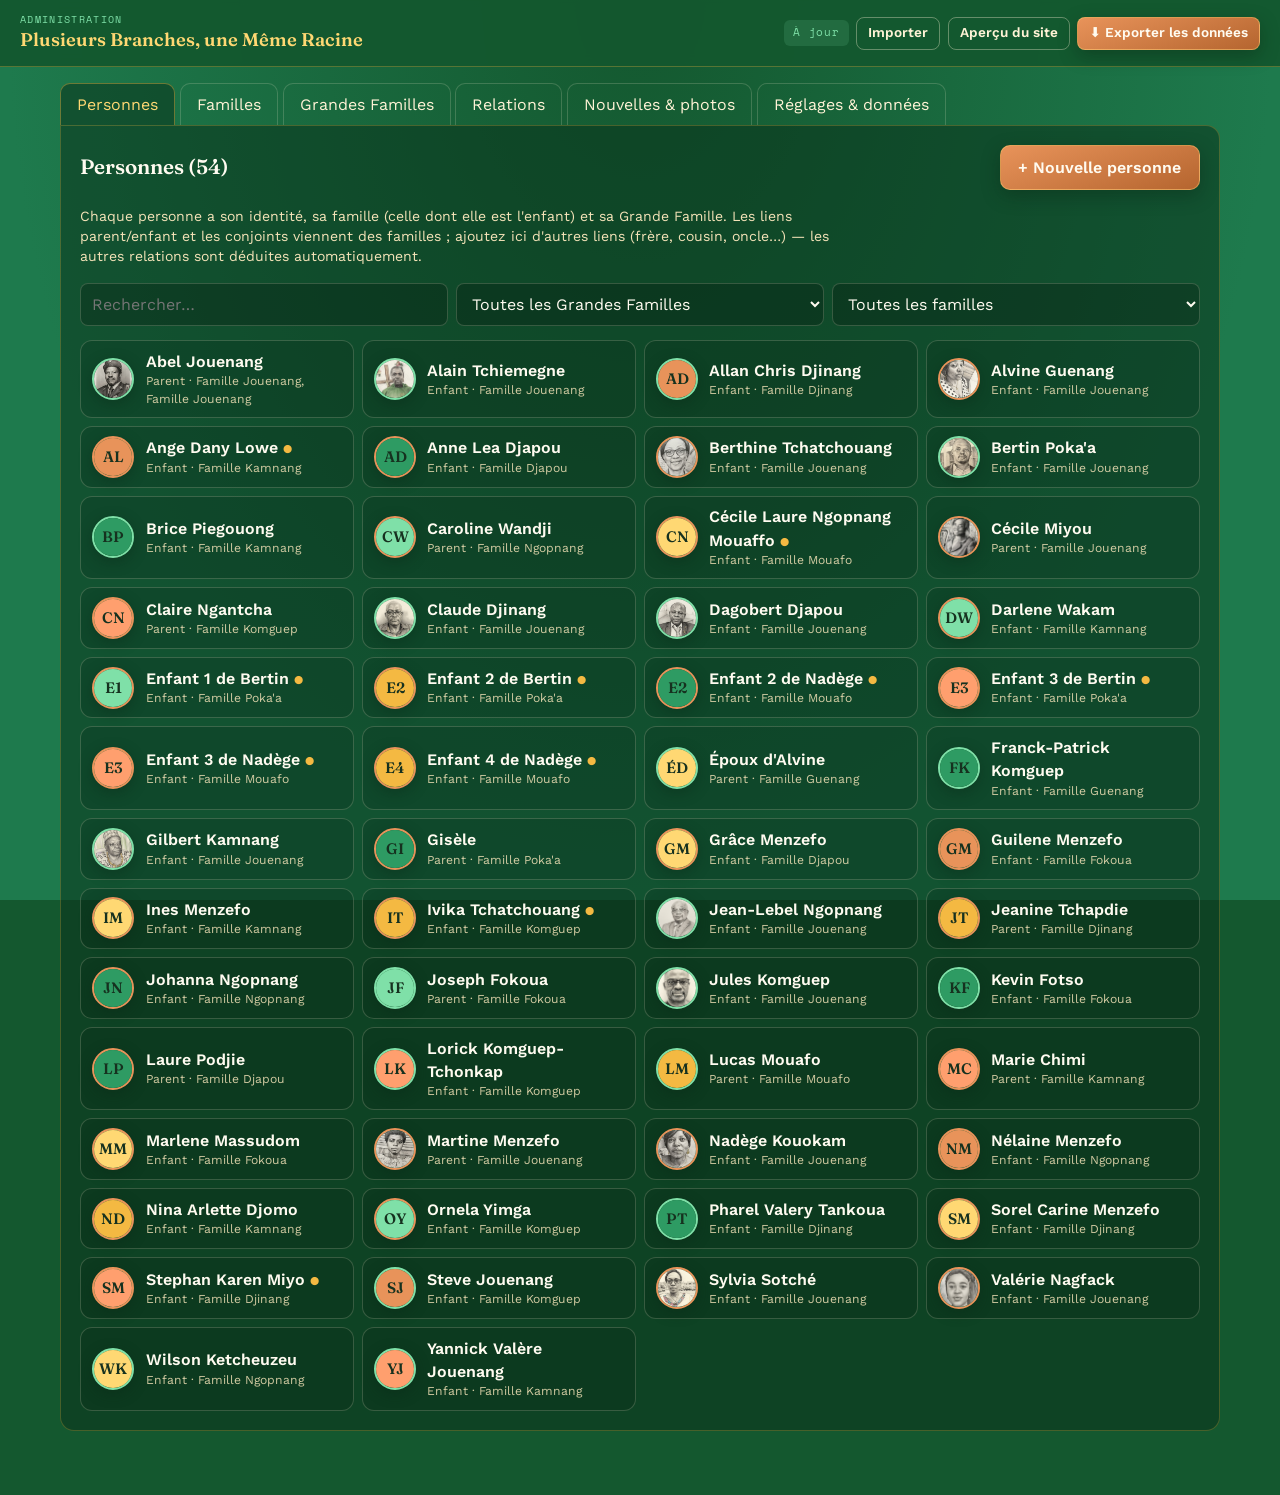
<file: admin.html>
<!DOCTYPE html>
<html lang="fr">
<head>
<meta charset="UTF-8">
<meta name="viewport" content="width=device-width, initial-scale=1.0">
<title>Administration — Plusieurs Branches, une Même Racine</title>
<meta name="robots" content="noindex">
<link rel="preconnect" href="https://fonts.googleapis.com">
<link rel="preconnect" href="https://fonts.gstatic.com" crossorigin>
<link href="https://fonts.googleapis.com/css2?family=Fraunces:opsz,wght@9..144,500;9..144,600;9..144,700&family=Work+Sans:wght@400;500;600&family=Space+Mono:wght@400;700&display=swap" rel="stylesheet">
<style>
:root{
  --bg-deep:#1E7A4D; --bg-deep-2:#14582F; --bg-card:rgba(10,52,28,0.55);
  --ivory:#FFFBF0; --parchment:#FFF3D6; --parchment-2:#F4E3B8;
  --gold:#F4B942; --gold-light:#FFD873; --wood:#B5652F; --wood-light:#E8935A;
  --sage:#2E9B63; --sage-light:#7FE0A8; --ink:#16311F; --danger:#FF8A7A;
  --shadow:rgba(9,41,23,0.4); --line:rgba(255,243,214,0.18);
  --font-display:"Fraunces","Iowan Old Style",Georgia,serif;
  --font-body:"Work Sans","Segoe UI",system-ui,sans-serif;
  --font-label:"Space Mono",ui-monospace,monospace;
}
*{box-sizing:border-box}
html{scroll-behavior:smooth}
body{margin:0;min-height:100vh;background:radial-gradient(ellipse at top,var(--bg-deep-2),var(--bg-deep) 70%) fixed;background-color:var(--bg-deep-2);color:var(--ivory);font-family:var(--font-body);-webkit-font-smoothing:antialiased;line-height:1.45}
a{color:inherit;text-decoration:none}
button,input,select,textarea{font:inherit}
:focus-visible{outline:3px solid var(--gold-light);outline-offset:3px;border-radius:4px}
@media (prefers-reduced-motion:reduce){*{animation-duration:.001ms!important;transition-duration:.001ms!important}}
.hidden{display:none!important}

/* avatars */
.avatar{position:relative;display:inline-flex;align-items:center;justify-content:center;flex:none;width:var(--sz,64px);height:var(--sz,64px);border-radius:50%;overflow:hidden;background:var(--bg-deep-2);box-shadow:0 4px 14px var(--shadow);border:2px solid var(--ring,var(--wood-light))}
.avatar img{width:100%;height:100%;object-fit:cover;display:block}
.avatar .ini{width:100%;height:100%;display:flex;align-items:center;justify-content:center;font-family:var(--font-display);font-weight:600;font-size:calc(var(--sz,64px) * .36);color:var(--ink);background:var(--avatar-color,var(--gold))}
.avatar.m{--ring:var(--sage-light)} .avatar.f{--ring:var(--wood-light)}

.eyebrow{font-family:var(--font-label);font-size:.72rem;letter-spacing:.22em;text-transform:uppercase;color:var(--sage-light)}
.chip{display:inline-flex;align-items:center;gap:.35rem;font-family:var(--font-label);font-size:.68rem;letter-spacing:.08em;text-transform:uppercase;padding:.28rem .65rem;border-radius:999px;border:1px solid rgba(244,185,66,.45);color:var(--gold-light);background:rgba(244,185,66,.08);white-space:nowrap}
a.chip:hover{background:rgba(244,185,66,.2)}
.btn{display:inline-flex;align-items:center;justify-content:center;gap:.45rem;padding:.6rem 1.1rem;border-radius:10px;border:1px solid rgba(255,216,115,.4);background:linear-gradient(160deg,var(--wood-light),var(--wood));color:var(--ivory);font-weight:600;cursor:pointer;box-shadow:0 6px 18px var(--shadow);transition:transform .2s,border-color .2s}
.btn:hover{transform:translateY(-2px);border-color:var(--gold-light)}
.btn.ghost{background:transparent;box-shadow:none;border-color:rgba(255,243,214,.35);color:var(--parchment)}
.btn.ghost:hover{border-color:var(--gold-light);color:var(--gold-light)}
.btn:disabled{opacity:.35;cursor:default;transform:none}
.btn.small{padding:.35rem .7rem;font-size:.85rem;border-radius:8px}
.btn.danger{background:transparent;border-color:rgba(255,138,122,.5);color:var(--danger);box-shadow:none}
.badge-deduit{font-family:var(--font-label);font-size:.58rem;letter-spacing:.08em;text-transform:uppercase;padding:.08rem .38rem;border-radius:4px;background:rgba(127,224,168,.14);color:var(--sage-light);margin-left:.3rem;vertical-align:middle}


.top{position:sticky;top:0;z-index:30;display:flex;flex-wrap:wrap;align-items:center;gap:.6rem 1rem;justify-content:space-between;padding:.8rem 1.25rem;background:rgba(20,88,47,.95);border-bottom:1px solid rgba(244,185,66,.3);backdrop-filter:blur(6px)}
.top h1{margin:0;font-family:var(--font-display);font-weight:600;font-size:1.15rem;color:var(--gold-light)}
.top h1 small{display:block;font-family:var(--font-label);font-size:.6rem;letter-spacing:.14em;text-transform:uppercase;color:var(--sage-light);font-weight:400}
.top .acts{display:flex;flex-wrap:wrap;gap:.45rem;align-items:center}
.status{font-family:var(--font-label);font-size:.68rem;letter-spacing:.06em;padding:.3rem .6rem;border-radius:6px}
.status.dirty{background:rgba(244,185,66,.2);color:var(--gold-light)}
.status.clean{background:rgba(127,224,168,.14);color:var(--sage-light)}

.tabs{display:flex;gap:.3rem;flex-wrap:wrap;padding:1rem 1.25rem 0;max-width:1200px;margin:0 auto}
.tabs button{cursor:pointer;background:transparent;border:1px solid var(--line);color:var(--parchment);padding:.55rem 1rem;border-radius:10px 10px 0 0;border-bottom:none}
.tabs button.on{background:var(--bg-card);color:var(--gold-light);border-color:rgba(244,185,66,.4)}
main{max-width:1200px;margin:0 auto;padding:0 1.25rem 4rem}
.panel{background:var(--bg-card);border:1px solid rgba(244,185,66,.25);border-radius:0 14px 14px 14px;padding:1.2rem}
.panel-head{display:flex;flex-wrap:wrap;gap:.6rem;align-items:center;justify-content:space-between;margin-bottom:1rem}
.panel-head h2{margin:0;font-family:var(--font-display);font-weight:600;font-size:1.3rem}
.help{font-size:.88rem;color:var(--parchment-2);margin:.2rem 0 1rem;max-width:760px}

input[type=text],input[type=number],input[type=search],input[type=date],select,textarea{color-scheme:dark;width:100%;padding:.55rem .7rem;border-radius:8px;border:1px solid var(--line);background:rgba(0,0,0,.22);color:var(--ivory)}
select option,select optgroup{background:#12492a;color:var(--ivory)}
input:focus,select:focus,textarea:focus{outline:2px solid var(--gold);outline-offset:1px}
label.f{display:flex;flex-direction:column;gap:.3rem;font-size:.8rem;color:var(--parchment-2)}
label.f>span{font-family:var(--font-label);font-size:.64rem;letter-spacing:.1em;text-transform:uppercase;color:var(--sage-light)}
.row{display:grid;gap:.8rem}
.row.c2{grid-template-columns:1fr 1fr}
.row.c3{grid-template-columns:1fr 1fr 1fr}
.row.c4{grid-template-columns:1.3fr .7fr 1fr 1fr}
.filters{display:flex;flex-wrap:wrap;gap:.5rem;margin-bottom:.9rem}
.filters>*{flex:1 1 200px;width:auto}

.plist{display:grid;grid-template-columns:repeat(auto-fill,minmax(260px,1fr));gap:.5rem}
.pitem{display:flex;align-items:center;gap:.7rem;padding:.55rem .7rem;border-radius:12px;border:1px solid var(--line);background:rgba(0,0,0,.12);cursor:pointer;text-align:left;color:inherit;width:100%}
.pitem:hover{border-color:var(--gold-light)}
.pitem b{display:block;font-weight:600}
.pitem small{display:block;font-size:.76rem;color:var(--parchment-2);opacity:.85}
.warn-dot{color:var(--gold);font-size:.75rem}

.fgrid{display:grid;grid-template-columns:repeat(auto-fill,minmax(300px,1fr));gap:.8rem}
.fitem{border:1px solid var(--line);border-radius:14px;padding:.9rem;background:rgba(0,0,0,.12);display:flex;flex-direction:column;gap:.6rem}
.ord{display:flex;align-items:center;gap:.3rem;font-family:var(--font-label);font-size:.7rem;color:var(--gold-light);flex:none}
.ord input{width:64px;padding:.3rem .4rem;text-align:center}
.fitem h3{margin:0;font-family:var(--font-display);font-weight:600;font-size:1.05rem}
.fitem .pp{display:flex;gap:.8rem;align-items:center;font-size:.88rem}
.fitem .pp span{display:flex;align-items:center;gap:.4rem;min-width:0}
.fitem .kidsline{font-size:.82rem;color:var(--parchment-2)}
.fitem .btns{display:flex;gap:.4rem;flex-wrap:wrap;margin-top:auto}

table{width:100%;border-collapse:collapse;font-size:.9rem}
th,td{text-align:left;padding:.5rem .5rem;border-bottom:1px solid var(--line);vertical-align:middle}
th{font-family:var(--font-label);font-size:.62rem;letter-spacing:.12em;text-transform:uppercase;color:var(--sage-light);font-weight:400}
td a{color:var(--gold-light)}

.addrel{display:grid;grid-template-columns:auto 1fr auto 1fr auto;gap:.5rem;align-items:center;margin:.6rem 0}
.addrel .t{font-size:.85rem;color:var(--parchment-2);white-space:nowrap}

dialog{border:1px solid rgba(244,185,66,.4);border-radius:18px;background:#135a33;color:var(--ivory);padding:0;width:min(760px,calc(100vw - 24px));max-height:calc(100vh - 24px);box-shadow:0 30px 80px rgba(0,0,0,.5)}
dialog::backdrop{background:rgba(5,25,14,.7)}
.dlg-head{display:flex;justify-content:space-between;align-items:center;padding:1rem 1.2rem;border-bottom:1px solid var(--line);position:sticky;top:0;background:#135a33;z-index:2}
.dlg-head h2{margin:0;font-family:var(--font-display);font-weight:600;font-size:1.25rem}
.dlg-body{padding:1.1rem 1.2rem;display:flex;flex-direction:column;gap:1rem}
.dlg-foot{display:flex;justify-content:space-between;gap:.5rem;padding:.9rem 1.2rem;border-top:1px solid var(--line);position:sticky;bottom:0;background:#135a33}
.dlg-foot .r{display:flex;gap:.5rem}
.x{background:transparent;border:0;color:var(--parchment);font-size:1.4rem;cursor:pointer;line-height:1}
fieldset{border:1px solid var(--line);border-radius:12px;padding:.8rem .9rem;margin:0}
legend{font-family:var(--font-label);font-size:.64rem;letter-spacing:.14em;text-transform:uppercase;color:var(--gold-light);padding:0 .4rem}
.photo-row{display:flex;gap:1rem;align-items:center}
.photo-row .grow{flex:1;display:flex;flex-direction:column;gap:.4rem}
.hint{font-size:.78rem;color:var(--parchment-2);opacity:.85;margin:0}
.radios{display:flex;gap:1rem;flex-wrap:wrap;padding:.35rem 0}
.radios label{display:flex;align-items:center;gap:.3rem;font-size:.92rem;cursor:pointer}
.rel-list{list-style:none;margin:0;padding:0;display:flex;flex-direction:column;gap:.3rem}
.rel-list li{display:flex;align-items:center;justify-content:space-between;gap:.5rem;padding:.35rem .5rem;border-radius:8px;background:rgba(0,0,0,.15);font-size:.9rem}
.ded-list{columns:2 240px;font-size:.85rem;margin:0;padding-left:1.1rem;color:var(--parchment-2)}
.ded-list b{color:var(--ivory);font-weight:500}
.sel-add{display:flex;gap:.4rem}
.sel-add select{flex:1}
.issues{list-style:none;padding:0;margin:0;display:flex;flex-direction:column;gap:.35rem;font-size:.9rem}
.issues li{padding:.45rem .7rem;border-radius:8px;background:rgba(244,185,66,.1);border-left:3px solid var(--gold)}
.issues li.ok{background:rgba(127,224,168,.1);border-color:var(--sage-light)}
.nlist{display:flex;flex-direction:column;gap:.6rem}
.nitem{display:flex;gap:.9rem;align-items:center;padding:.6rem .7rem;border:1px solid var(--line);border-radius:12px;background:rgba(0,0,0,.12);cursor:pointer;text-align:left;color:inherit;width:100%}
.nitem:hover{border-color:var(--gold-light)}
.nitem .th{width:90px;height:64px;flex:none;border-radius:8px;overflow:hidden;background:rgba(0,0,0,.3);display:flex;align-items:center;justify-content:center;color:var(--gold-light);font-size:.7rem}
.nitem .th img{width:100%;height:100%;object-fit:cover}
.nitem b{display:block;font-family:var(--font-display);font-weight:600;font-size:1.05rem}
.nitem small{color:var(--parchment-2);font-size:.8rem}
.ph-list{list-style:none;margin:0;padding:0;display:flex;flex-direction:column;gap:.4rem}
.ph-list li{display:grid;grid-template-columns:72px 1fr auto;gap:.6rem;align-items:center;padding:.35rem;border-radius:10px;background:rgba(0,0,0,.15)}
.ph-list .th{width:72px;height:54px;border-radius:6px;overflow:hidden;background:rgba(0,0,0,.3);display:flex;align-items:center;justify-content:center;font-size:.6rem;color:var(--parchment-2)}
.ph-list .th img{width:100%;height:100%;object-fit:cover}
.ph-list .path{font-family:var(--font-label);font-size:.62rem;color:var(--parchment-2);display:block;margin-top:.2rem;word-break:break-all}
.ph-list .btns{display:flex;gap:.25rem}
.chips{display:flex;flex-wrap:wrap;gap:.35rem;margin-bottom:.5rem}
.chips span{display:inline-flex;align-items:center;gap:.35rem;padding:.2rem .3rem .2rem .6rem;border-radius:999px;background:rgba(255,243,214,.1);font-size:.85rem}
.chips button{background:transparent;border:0;color:var(--danger);cursor:pointer;font-size:1rem;line-height:1}
textarea{resize:vertical;min-height:120px}
.toast{position:fixed;bottom:18px;left:50%;transform:translateX(-50%);background:var(--gold);color:var(--ink);padding:.6rem 1.1rem;border-radius:10px;font-weight:600;box-shadow:0 10px 30px rgba(0,0,0,.4);z-index:100;transition:opacity .3s}
.muted{color:var(--parchment-2);opacity:.8}

@media (max-width:700px){
  .row.c2,.row.c3,.row.c4{grid-template-columns:1fr}
  .addrel{grid-template-columns:1fr}
  .photo-row{flex-direction:column;align-items:flex-start}
  .tabs button{padding:.45rem .7rem;font-size:.88rem}
}
</style>
</head>
<body>
<header class="top">
  <h1><small>Administration</small><span id="siteTitle">Plusieurs Branches, une Même Racine</span></h1>
  <div class="acts">
    <span class="status clean" id="status">À jour</span>
    <label class="btn ghost small" title="Charger un family-data.json existant">Importer<input type="file" id="importFile" accept=".json,application/json" hidden></label>
    <a class="btn ghost small" href="index.html?apercu=1" target="_blank" rel="noopener" title="Voir le site avec les modifications non exportées">Aperçu du site</a>
    <button class="btn small" id="exportBtn" type="button">⬇ Exporter les données</button>
  </div>
</header>

<nav class="tabs" id="tabs">
  <button data-tab="personnes" class="on">Personnes</button>
  <button data-tab="familles">Familles</button>
  <button data-tab="grandes">Grandes Familles</button>
  <button data-tab="relations">Relations</button>
  <button data-tab="nouvelles">Nouvelles &amp; photos</button>
  <button data-tab="reglages">Réglages &amp; données</button>
</nav>
<main><section class="panel" id="panel"></section></main>

<dialog id="dlg"></dialog>
<dialog id="dlg2"></dialog>

<script>
/* ==========================================================
   MOTEUR DE PARENTÉ — partagé par index.html et admin.html
   ----------------------------------------------------------
   Toutes les relations sont ramenées à un "chemin" (u, d) :
   depuis X, monter de u générations jusqu'à un ancêtre commun,
   puis descendre de d générations pour atteindre Y.
     (1,0) parent        (0,1) enfant        (1,1) frère/sœur
     (2,0) grand-parent  (0,2) petit-enfant  (2,1) oncle/tante
     (1,2) neveu/nièce   (2,2) cousin(e)     etc.
   Les déductions composent ces chemins selon des règles sûres
   (voir composer()). La belle-famille est ensuite calculée à
   partir des conjoints.
   ========================================================== */
var Genea = (function(){

  // "A est <type> de B"  →  chemin de B vers A
  var REL_TYPES = {
    "parent":               { label: "Père / Mère",                 u: 1, d: 0 },
    "enfant":               { label: "Fils / Fille",                u: 0, d: 1 },
    "fratrie":              { label: "Frère / Sœur",                u: 1, d: 1, sib: true },
    "grand-parent":         { label: "Grand-père / Grand-mère",     u: 2, d: 0 },
    "petit-enfant":         { label: "Petit-fils / Petite-fille",   u: 0, d: 2 },
    "oncle":                { label: "Oncle / Tante",               u: 2, d: 1 },
    "neveu":                { label: "Neveu / Nièce",               u: 1, d: 2 },
    "cousin":               { label: "Cousin / Cousine",            u: 2, d: 2 },
    "grand-oncle":          { label: "Grand-oncle / Grand-tante",   u: 3, d: 1 },
    "petit-neveu":          { label: "Petit-neveu / Petite-nièce",  u: 1, d: 3 },
    "arriere-grand-parent": { label: "Arrière-grand-parent",        u: 3, d: 0 },
    "arriere-petit-enfant": { label: "Arrière-petit-enfant",        u: 0, d: 3 },
    "conjoint":             { label: "Mari / Épouse",               spouse: true },
    "beau-frere":           { label: "Beau-frère / Belle-sœur",     direct: ["Beau-frère","Belle-sœur"], inverse: "beau-frere" },
    "beau-parent":          { label: "Beau-père / Belle-mère",      direct: ["Beau-père","Belle-mère"], inverse: "gendre" },
    "gendre":               { label: "Gendre / Belle-fille",        direct: ["Gendre","Belle-fille"], inverse: "beau-parent" }
  };

  var MAX_GEN = 6;
  var MOIS = ["janvier","février","mars","avril","mai","juin","juillet","août","septembre","octobre","novembre","décembre"];

  function g(sex, m, f){
    if(sex === "M") return m;
    if(sex === "F") return f;
    return m + " / " + f;
  }
  function arr(k){ var s = ""; for(var i = 0; i < k; i++) s += "arrière-"; return s; }
  function cap(s){ return s.charAt(0).toUpperCase() + s.slice(1); }

  // Libellé de Y vu depuis X (chemin u,d), selon le sexe de Y
  function bloodLabel(u, d, sex, demi){
    var s;
    if(d === 0){
      if(u === 1) s = g(sex, "père", "mère");
      else if(u === 2) s = g(sex, "grand-père", "grand-mère");
      else s = arr(u - 2) + g(sex, "grand-père", "grand-mère");
    }else if(u === 0){
      if(d === 1) s = g(sex, "fils", "fille");
      else if(d === 2) s = g(sex, "petit-fils", "petite-fille");
      else s = arr(d - 2) + g(sex, "petit-fils", "petite-fille");
    }else if(u === 1 && d === 1){
      s = (demi ? "demi-" : "") + g(sex, "frère", "sœur");
    }else if(d === 1){
      if(u === 2) s = g(sex, "oncle", "tante");
      else if(u === 3) s = g(sex, "grand-oncle", "grand-tante");
      else s = arr(u - 3) + g(sex, "grand-oncle", "grand-tante");
    }else if(u === 1){
      if(d === 2) s = g(sex, "neveu", "nièce");
      else if(d === 3) s = g(sex, "petit-neveu", "petite-nièce");
      else s = arr(d - 3) + g(sex, "petit-neveu", "petite-nièce");
    }else if(u === d){
      if(u === 2) s = g(sex, "cousin germain", "cousine germaine");
      else if(u === 3) s = g(sex, "cousin issu de germain", "cousine issue de germain");
      else s = g(sex, "cousin", "cousine") + " au " + (u - 1) + "e degré";
    }else if(u - d === 1){
      s = g(sex, "oncle", "tante") + " à la mode de Bretagne";
    }else if(d - u === 1){
      s = g(sex, "neveu", "nièce") + " à la mode de Bretagne";
    }else{
      s = g(sex, "cousin éloigné", "cousine éloignée");
    }
    return cap(s);
  }

  function category(u, d){
    if(d === 0) return u === 1 ? "parents" : "ancetres";
    if(u === 0) return d === 1 ? "enfants" : "descendants";
    if(u === 1 && d === 1) return "fratrie";
    if(d === 1) return "oncles";
    if(u === 1) return "neveux";
    return "cousins";
  }

  var CATEGORIES = [
    ["parents", "Parents"], ["conjoints", "Conjoint(s)"], ["fratrie", "Frères & sœurs"],
    ["enfants", "Enfants"], ["ancetres", "Grands-parents & aïeux"], ["descendants", "Petits-enfants & descendance"],
    ["oncles", "Oncles & tantes"], ["neveux", "Neveux & nièces"], ["cousins", "Cousins & cousines"],
    ["alliance", "Belle-famille"]
  ];

  function slug(str){
    return String(str || "").normalize("NFD").replace(/[̀-ͯ]/g, "")
      .toLowerCase().replace(/[^a-z0-9]+/g, "-").replace(/^-+|-+$/g, "") || "x";
  }

  function fullName(p){
    if(!p) return "?";
    return [p.prenom, p.nom].filter(Boolean).join(" ") || "(sans nom)";
  }

  function birthText(p){
    if(!p || (!p.anneeNaissance && !p.moisNaissance)) return "";
    var parts = [];
    if(p.moisNaissance && p.jourNaissance) parts.push(p.jourNaissance === 1 ? "1er" : String(p.jourNaissance));
    if(p.moisNaissance) parts.push(MOIS[p.moisNaissance - 1]);
    if(p.anneeNaissance) parts.push(String(p.anneeNaissance));
    return parts.join(" ");
  }
  // "2026-09-12" → "12 septembre 2026"
  function dateText(iso){
    var m = /^(\d{4})-(\d{2})(?:-(\d{2}))?$/.exec(iso || "");
    if(!m) return iso || "";
    var d = m[3] ? +m[3] : 0;
    return (d ? (d === 1 ? "1er " : d + " ") : "") + MOIS[+m[2] - 1] + " " + m[1];
  }

  /* ------------------------------------------------------
     Construction du modèle
     ------------------------------------------------------ */
  function build(data){
    data = data || {};
    var personnes = data.personnes || [];
    var familles = data.familles || [];
    var grandes = data.grandesFamilles || [];
    var relations = data.relations || [];

    var P = {}, F = {}, GF = {};
    personnes.forEach(function(p){ P[p.id] = p; });
    familles.forEach(function(f){ F[f.id] = f; });
    grandes.forEach(function(gf){ GF[gf.id] = gf; });

    var parentsOf = {}, childrenOf = {}, spousesOf = {}, adj = {};
    personnes.forEach(function(p){ parentsOf[p.id] = []; childrenOf[p.id] = []; spousesOf[p.id] = []; adj[p.id] = []; });

    function pushUniq(arr, v){ if(arr.indexOf(v) < 0) arr.push(v); }
    function addParent(child, parent){
      if(!P[child] || !P[parent] || child === parent) return;
      pushUniq(parentsOf[child], parent);
      pushUniq(childrenOf[parent], child);
    }
    function addSpouse(a, b){
      if(!P[a] || !P[b] || a === b) return;
      pushUniq(spousesOf[a], b); pushUniq(spousesOf[b], a);
    }
    // arête de x vers y : chemin (u,d) de x jusqu'à y
    function addEdge(x, y, u, d, sib, src){
      if(!P[x] || !P[y] || x === y) return;
      adj[x].push({ to: y, u: u, d: d, sib: !!sib, src: src });
      adj[y].push({ to: x, u: d, d: u, sib: !!sib, src: src });
    }

    // 1. Structure issue des familles (couple + enfants)
    familles.forEach(function(f){
      if(f.pereId && f.mereId) addSpouse(f.pereId, f.mereId);
    });
    personnes.forEach(function(p){
      var f = p.familleId && F[p.familleId];
      if(!f) return;
      if(f.pereId) addParent(p.id, f.pereId);
      if(f.mereId) addParent(p.id, f.mereId);
    });

    // 2. Relations déclarées
    var directLabels = {}; // directLabels[a][b] = type (a est <type> de b)
    relations.forEach(function(r){
      var t = REL_TYPES[r.type];
      if(!t || !P[r.a] || !P[r.b] || r.a === r.b) return;
      if(t.spouse) addSpouse(r.a, r.b);
      else if(t.direct){
        (directLabels[r.a] = directLabels[r.a] || {})[r.b] = r.type;
        if(t.inverse) (directLabels[r.b] = directLabels[r.b] || {})[r.a] = t.inverse;
      }
      else if(r.type === "parent") addParent(r.b, r.a);
      else if(r.type === "enfant") addParent(r.a, r.b);
      else addEdge(r.b, r.a, t.u, t.d, t.sib, "declare");
    });

    // 3. Arêtes parent/enfant
    personnes.forEach(function(p){
      parentsOf[p.id].forEach(function(par){ addEdge(p.id, par, 1, 0, false, "famille"); });
    });

    // 4. Frères/sœurs germains implicites (mêmes parents connus)
    //    → permet d'appliquer aux frères/sœurs les règles de fratrie
    personnes.forEach(function(p){
      var pa = parentsOf[p.id];
      if(!pa.length) return;
      personnes.forEach(function(q){
        if(q.id <= p.id) return;
        var qa = parentsOf[q.id];
        if(qa.length !== pa.length) return;
        for(var i = 0; i < pa.length; i++) if(qa.indexOf(pa[i]) < 0) return;
        addEdge(p.id, q.id, 1, 1, true, "implicite");
      });
    });

    /* --------------------------------------------------
       Recherche des parents par le sang depuis X
       Règles de composition sûres :
        - depuis X ou un de ses ancêtres (d = 0), on peut
          emprunter n'importe quelle relation ;
        - un frère/une sœur d'un ancêtre partage les mêmes
          ascendants (état "lat") ;
        - après être descendu (d ≥ 1), on peut seulement
          continuer à descendre, ou passer à un frère/sœur.
       (Le cousin d'un cousin n'est donc pas forcément
        cousin : il peut venir de l'autre côté de la famille.)
       -------------------------------------------------- */
    var bloodCache = {};
    function blood(x){
      if(bloodCache[x]) return bloodCache[x];
      var best = {};
      var seen = {};
      var queue = [{ n: x, u: 0, d: 0, lat: false, len: 0, src: null }];
      seen[x + "|0|0|0"] = 1;
      while(queue.length){
        var s = queue.shift();
        if(s.n !== x){
          var eu = s.lat ? s.u + 1 : s.u, ed = s.lat ? 1 : s.d;
          var cur = best[s.n];
          var score = eu + ed;
          if(!cur || score < cur.u + cur.d || (score === cur.u + cur.d && s.len < cur.len)){
            best[s.n] = { u: eu, d: ed, len: s.len, src: s.len === 1 ? s.src : "deduit" };
          }
        }
        var edges = adj[s.n] || [];
        for(var i = 0; i < edges.length; i++){
          var e = edges[i], nu, nd, nl = false;
          if(s.d === 0 && !s.lat){
            if(e.sib){ nu = s.u; nd = 0; nl = true; }
            else { nu = s.u + e.u; nd = e.d; }
          }else if(s.d === 0 && s.lat){
            if(e.sib){ nu = s.u; nd = 0; nl = true; }
            else if(e.u >= 1){ nu = s.u + e.u; nd = e.d; }
            else { nu = s.u + 1; nd = 1 + e.d; }
          }else{
            if(e.u === 0){ nu = s.u; nd = s.d + e.d; }
            else if(e.sib){ nu = s.u; nd = s.d; }
            else continue;
          }
          if(nu > MAX_GEN || nd > MAX_GEN) continue;
          var key = e.to + "|" + nu + "|" + nd + "|" + (nl ? 1 : 0);
          if(seen[key]) continue;
          seen[key] = 1;
          queue.push({ n: e.to, u: nu, d: nd, lat: nl, len: s.len + 1, src: e.src });
        }
      }
      delete best[x];
      bloodCache[x] = best;
      return best;
    }

    function isDemi(x, y){
      var a = parentsOf[x] || [], b = parentsOf[y] || [];
      if(a.length < 2 || b.length < 2) return false;
      var shared = a.filter(function(v){ return b.indexOf(v) >= 0; }).length;
      if(shared !== 1) return false;
      // une fratrie déclarée explicitement l'emporte
      return !(adj[x] || []).some(function(e){ return e.to === y && e.src === "declare" && e.sib; });
    }

    /* --------------------------------------------------
       Toutes les relations de X : sang, conjoints, alliance
       Renvoie [{ id, label, cat, src }]  (label = "Y est ... de X")
       -------------------------------------------------- */
    function relationsOf(x){
      if(!P[x]) return [];
      var out = {};
      var b = blood(x);
      Object.keys(b).forEach(function(y){
        var r = b[y];
        var demi = r.u === 1 && r.d === 1 && isDemi(x, y);
        out[y] = { id: y, label: bloodLabel(r.u, r.d, P[y].sexe, demi), cat: category(r.u, r.d),
                   src: r.src === "implicite" ? "deduit" : r.src, u: r.u, d: r.d };
      });
      function setIf(y, label, src){
        if(y === x || out[y] || !P[y]) return;
        out[y] = { id: y, label: label, cat: "alliance", src: src };
      }
      // conjoints
      spousesOf[x].forEach(function(s){
        if(out[s]) return;
        out[s] = { id: s, label: g(P[s].sexe, "Mari", "Épouse"), cat: "conjoints", src: "famille" };
      });
      // parents par le sang du conjoint
      spousesOf[x].forEach(function(s){
        var bs = blood(s);
        Object.keys(bs).forEach(function(z){
          var r = bs[z], sx = P[z] && P[z].sexe, lab;
          if(r.u === 1 && r.d === 0) lab = g(sx, "Beau-père", "Belle-mère");
          else if(r.u === 1 && r.d === 1) lab = g(sx, "Beau-frère", "Belle-sœur");
          else if(r.u === 0 && r.d === 1) lab = g(sx, "Beau-fils", "Belle-fille") + " (enfant du conjoint)";
          else lab = bloodLabel(r.u, r.d, sx, false) + " par alliance";
          setIf(z, lab, "deduit");
        });
      });
      // conjoints de mes parents par le sang
      Object.keys(b).forEach(function(y){
        var r = b[y];
        spousesOf[y].forEach(function(t){
          var sx = P[t] && P[t].sexe, lab;
          if(r.u === 1 && r.d === 0) lab = g(sx, "Beau-père", "Belle-mère");
          else if(r.u === 0 && r.d === 1) lab = g(sx, "Gendre", "Belle-fille");
          else if(r.u === 1 && r.d === 1) lab = g(sx, "Beau-frère", "Belle-sœur");
          else lab = bloodLabel(r.u, r.d, sx, false) + " par alliance";
          setIf(t, lab, "deduit");
        });
      });
      // conjoints des frères/sœurs de mon conjoint
      spousesOf[x].forEach(function(s){
        var bs = blood(s);
        Object.keys(bs).forEach(function(z){
          if(bs[z].u === 1 && bs[z].d === 1){
            spousesOf[z].forEach(function(t){ setIf(t, g(P[t] && P[t].sexe, "Beau-frère", "Belle-sœur"), "deduit"); });
          }
        });
      });
      // étiquettes d'alliance déclarées directement (y est <type> de x)
      Object.keys(directLabels).forEach(function(a){
        var t = directLabels[a][x];
        if(t) setIf(a, g(P[a].sexe, REL_TYPES[t].direct[0], REL_TYPES[t].direct[1]), "declare");
      });
      return Object.keys(out).map(function(k){ return out[k]; });
    }

    /* --------------------------------------------------
       Arbre généalogique d'une Grande Famille
       -------------------------------------------------- */
    function unionsOf(pid){
      var map = {}, order = [];
      childrenOf[pid].forEach(function(c){
        var other = parentsOf[c].filter(function(q){ return q !== pid; })[0] || "";
        if(!map[other]){ map[other] = []; order.push(other); }
        map[other].push(c);
      });
      spousesOf[pid].forEach(function(s){ if(!map[s]){ map[s] = []; order.push(s); } });
      return order.map(function(o){
        return { spouse: o || null, children: map[o].slice().sort(byBirth) };
      });
    }

    function byBirth(a, b){
      var pa = P[a], pb = P[b];
      // 1) rang dans la fratrie fixé par l'administrateur (1 = aîné)
      var ra = parseFloat(pa.rangNaissance), rb = parseFloat(pb.rangNaissance);
      ra = isNaN(ra) ? Infinity : ra; rb = isNaN(rb) ? Infinity : rb;
      if(ra !== rb) return ra < rb ? -1 : 1;
      // 2) date de naissance, 3) ordre de saisie
      var ya = ((pa.anneeNaissance || 9999) * 13 + (pa.moisNaissance || 0)) * 32 + (pa.jourNaissance || 0);
      var yb = ((pb.anneeNaissance || 9999) * 13 + (pb.moisNaissance || 0)) * 32 + (pb.jourNaissance || 0);
      if(ya !== yb) return ya - yb;
      return (pa._ord || 0) - (pb._ord || 0);
    }
    personnes.forEach(function(p, i){ Object.defineProperty(p, "_ord", { value: i, enumerable: false, configurable: true, writable: true }); });

    function grandeFamilleOf(p){
      if(!p) return null;
      if(p.grandeFamilleId && GF[p.grandeFamilleId]) return p.grandeFamilleId;
      var f = p.familleId && F[p.familleId];
      if(f && f.grandeFamilleId) return f.grandeFamilleId;
      var head = familles.filter(function(f){ return f.pereId === p.id || f.mereId === p.id; })[0];
      return head ? head.grandeFamilleId : null;
    }

    // Renvoie une liste de racines (nœuds imbriqués) pour la Grande Famille
    function treeOf(gfId){
      var members = {};
      personnes.forEach(function(p){ if(grandeFamilleOf(p) === gfId) members[p.id] = 1; });
      familles.forEach(function(f){
        if(f.grandeFamilleId !== gfId) return;
        if(f.pereId) members[f.pereId] = 1;
        if(f.mereId) members[f.mereId] = 1;
      });
      var cands = Object.keys(members).filter(function(id){
        if(!P[id] || parentsOf[id].length) return false;
        // conjoint(e) venu(e) d'ailleurs : il/elle apparaîtra à côté de son/sa partenaire
        var partners = spousesOf[id].concat(childrenOf[id].reduce(function(acc, c){ return acc.concat(parentsOf[c]); }, []));
        return !partners.some(function(q){ return q !== id && parentsOf[q] && parentsOf[q].length; });
      });
      cands.sort(function(a, b){
        var ua = unionsOf(a).length, ub = unionsOf(b).length;
        if(ua !== ub) return ub - ua;
        var sa = P[a].sexe === "M" ? 0 : 1, sb = P[b].sexe === "M" ? 0 : 1;
        if(sa !== sb) return sa - sb;
        return byBirth(a, b);
      });
      var visited = {};
      function node(pid, depth){
        visited[pid] = 1;
        var n = { id: pid, unions: [] };
        if(depth > 12) return n;
        unionsOf(pid).forEach(function(u){
          if(u.spouse) visited[u.spouse] = 1;
          n.unions.push({
            spouse: u.spouse,
            children: u.children.filter(function(c){ return !visited[c]; }).map(function(c){ return node(c, depth + 1); })
          });
        });
        return n;
      }
      var roots = [];
      cands.forEach(function(id){ if(!visited[id]) roots.push(node(id, 0)); });
      return roots;
    }

    function familiesHeadedBy(pid){
      return familles.filter(function(f){ return f.pereId === pid || f.mereId === pid; });
    }
    function childrenOfFamily(fid){
      return personnes.filter(function(p){ return p.familleId === fid; }).map(function(p){ return p.id; }).sort(byBirth);
    }

    // Famille "fondatrice" : aucun des parents n'est enfant d'une autre famille
    function isRootFamily(f){
      var heads = [f.pereId, f.mereId].filter(function(id){ return P[id]; });
      return heads.length > 0 && heads.every(function(id){ return !(P[id].familleId && F[P[id].familleId]); });
    }
    // Ordre de l'arbre : génération par génération, puis ordre des enfants
    // dans la famille d'origine (année de naissance, sinon ordre de saisie)
    function orderedFamilies(){
      var out = [], seen = {};
      var level = familles.filter(isRootFamily);
      while(level.length){
        var next = [];
        level.forEach(function(f){ if(!seen[f.id]){ seen[f.id] = 1; out.push(f); } });
        level.forEach(function(f){
          childrenOfFamily(f.id).forEach(function(c){
            familiesHeadedBy(c).forEach(function(cf){ if(!seen[cf.id] && next.indexOf(cf) < 0) next.push(cf); });
          });
        });
        level = next;
      }
      familles.forEach(function(f){ if(!seen[f.id]) out.push(f); }); // familles non reliées
      // Numéro d'ordre choisi dans l'administration : il l'emporte sur l'ordre
      // automatique. Les familles sans numéro viennent ensuite.
      var auto = {};
      out.forEach(function(f, i){ auto[f.id] = i; });
      function key(f){ var n = parseFloat(f.ordre); return isNaN(n) ? Infinity : n; }
      return out.sort(function(a, b){
        var ka = key(a), kb = key(b);
        if(ka !== kb) return ka < kb ? -1 : 1;
        return auto[a.id] - auto[b.id];
      });
    }

    return {
      P: P, F: F, GF: GF, data: data,
      isRootFamily: isRootFamily, orderedFamilies: orderedFamilies,
      parentsOf: parentsOf, childrenOf: childrenOf, spousesOf: spousesOf,
      relationsOf: relationsOf, treeOf: treeOf, unionsOf: unionsOf,
      grandeFamilleOf: grandeFamilleOf, familiesHeadedBy: familiesHeadedBy,
      childrenOfFamily: childrenOfFamily
    };
  }

  function emptyData(){
    return {
      site: { titre: "Plusieurs Branches, une Même Racine", sousTitre: "" },
      grandesFamilles: [], familles: [], personnes: [], relations: [], nouvelles: []
    };
  }

  return {
    REL_TYPES: REL_TYPES, CATEGORIES: CATEGORIES, MOIS: MOIS,
    build: build, slug: slug, fullName: fullName, birthText: birthText, dateText: dateText,
    bloodLabel: bloodLabel, emptyData: emptyData
  };
})();


</script>
<script>
var UI = (function(){
  var COLORS = ["#F4B942","#7FE0A8","#E8935A","#FFD873","#2E9B63","#FF9F6E"];
  function esc(s){
    return String(s == null ? "" : s).replace(/[&<>"']/g, function(c){
      return { "&":"&amp;", "<":"&lt;", ">":"&gt;", '"':"&quot;", "'":"&#39;" }[c];
    });
  }
  function initials(p){
    var a = (p.prenom || "").trim(), b = (p.nom || "").trim();
    if(a && b) return (a[0] + b[0]).toUpperCase();
    var w = (a || b || "?").split(/[\s-]+/).filter(Boolean);
    return w.length > 1 ? (w[0][0] + w[1][0]).toUpperCase() : (w[0] || "?").slice(0, 2).toUpperCase();
  }
  function color(id){
    var h = 0; id = String(id || "");
    for(var i = 0; i < id.length; i++) h = id.charCodeAt(i) + ((h << 5) - h);
    return COLORS[Math.abs(h) % COLORS.length];
  }
  // photoOverride : URL temporaire (aperçu dans l'admin)
  function avatar(p, size, photoOverride){
    if(!p) return "";
    var src = photoOverride || p.photo;
    var cls = "avatar" + (p.sexe === "M" ? " m" : p.sexe === "F" ? " f" : "");
    var st = "--sz:" + (size || 64) + "px;--avatar-color:" + color(p.id);
    var ini = '<span class="ini"' + (src ? ' style="display:none"' : "") + ">" + esc(initials(p)) + "</span>";
    var img = "";
    // en cas d'erreur de chargement, on affiche les initiales
    if(src) img ='<img src="' + esc(src) + '" alt="" onerror="this.nextElementSibling.style.display=\'flex\';this.remove()">';
    return '<span class="' + cls + '" style="' + st + '">' + img + ini + "</span>";
  }
  /* Chargement des données :
     1) family-data.json (site hébergé ou serveur local)
     2) sinon family-data.js — fonctionne aussi en ouvrant la page par double-clic */
  function loadData(){
    function viaScript(){
      return new Promise(function(resolve, reject){
        window.FAMILY_DATA = undefined;
        var s = document.createElement("script");
        s.src = "family-data.js?v=" + Date.now();
        s.onload = function(){ window.FAMILY_DATA ? resolve(window.FAMILY_DATA) : reject(new Error("vide")); };
        s.onerror = function(){ reject(new Error("absent")); };
        document.head.appendChild(s);
      });
    }
    if(location.protocol === "file:") return viaScript();
    return fetch("family-data.json", { cache: "no-store" })
      .then(function(r){ if(!r.ok) throw new Error(r.status); return r.json(); })
      .catch(viaScript);
  }
  function dataToJs(data){
    return "/* Copie de family-data.json lisible par double-clic (générée par admin.html). Ne pas modifier à la main. */\n" +
      "window.FAMILY_DATA = " + JSON.stringify(data, null, 2) + ";\n";
  }
  return { esc: esc, avatar: avatar, initials: initials, loadData: loadData, dataToJs: dataToJs };
})();

</script>
<script>
(function(){
  "use strict";
  var esc = UI.esc, avatar = UI.avatar, name = Genea.fullName, T = Genea.REL_TYPES;
  var DRAFT_KEY = "genea-admin-draft", BASE_KEY = "genea-admin-base";
  var DATA = Genea.emptyData(), M = null, BASE = "", tab = "personnes";
  var photoPreviews = {}; // chemin → URL temporaire pour l'aperçu
  var ui = { q: "", gf: "", fam: "" };

  /* ---------- Stockage ---------- */
  function lsGet(k){ try{ return localStorage.getItem(k); }catch(e){ return null; } }
  function lsSet(k, v){ try{ localStorage.setItem(k, v); }catch(e){} }
  function normalize(d){
    d = d || {};
    var e = Genea.emptyData();
    return {
      site: Object.assign(e.site, d.site || {}),
      grandesFamilles: d.grandesFamilles || [], familles: d.familles || [],
      personnes: d.personnes || [], relations: d.relations || [], nouvelles: d.nouvelles || []
    };
  }
  function snapshot(){ return JSON.stringify(DATA); }
  function commit(){
    M = Genea.build(DATA);
    lsSet(DRAFT_KEY, snapshot());
    updateStatus();
  }
  function updateStatus(){
    var s = document.getElementById("status");
    var dirty = snapshot() !== BASE;
    s.className = "status " + (dirty ? "dirty" : "clean");
    s.textContent = dirty ? "● Modifications non exportées" : "À jour";
    document.getElementById("siteTitle").textContent = DATA.site.titre || "Plusieurs Branches, une Même Racine";
  }
  function toast(msg){
    var t = document.createElement("div"); t.className = "toast"; t.textContent = msg;
    document.body.appendChild(t);
    setTimeout(function(){ t.style.opacity = "0"; }, 2200);
    setTimeout(function(){ t.remove(); }, 2700);
  }
  function setData(d, asBase){
    DATA = normalize(d);
    if(asBase){ BASE = snapshot(); lsSet(BASE_KEY, BASE); }
    commit(); render();
  }

  function init(){
    var draft = lsGet(DRAFT_KEY);
    BASE = lsGet(BASE_KEY) || "";
    UI.loadData()
      .then(function(file){
        var fileStr = JSON.stringify(normalize(file));
        if(draft && draft !== fileStr && BASE === fileStr){
          // brouillon en cours basé sur le fichier actuel : on le reprend
          BASE = fileStr; setData(JSON.parse(draft), false);
          toast("Brouillon non exporté restauré");
        }else if(draft && draft !== fileStr && confirm("Un brouillon non exporté existe dans ce navigateur.\n\nOK = reprendre le brouillon\nAnnuler = repartir du fichier family-data.json publié")){
          BASE = fileStr; lsSet(BASE_KEY, BASE); setData(JSON.parse(draft), false);
        }else{
          setData(file, true);
        }
      })
      .catch(function(){
        if(draft){ setData(JSON.parse(draft), false); toast("Brouillon restauré (family-data.json non lisible)"); }
        else { setData(Genea.emptyData(), true); toast("family-data.json non lisible : utilisez « Importer »"); }
      });
  }

  /* ---------- Utilitaires ---------- */
  function uid(base, taken){
    var s = Genea.slug(base), id = s, i = 2;
    while(taken(id)){ id = s + "-" + i; i++; }
    return id;
  }
  function personTaken(id){ return !!(M && M.P[id]) || DATA.personnes.some(function(p){ return p.id === id; }); }
  function sortedPersons(){
    return DATA.personnes.slice().sort(function(a, b){ return name(a).localeCompare(name(b), "fr"); });
  }
  function personOptions(selected, filter, emptyLabel){
    return '<option value="">' + esc(emptyLabel || "— choisir —") + '</option>' +
      sortedPersons().filter(filter || function(){ return true; }).map(function(p){
        return '<option value="' + esc(p.id) + '"' + (p.id === selected ? " selected" : "") + '>' + esc(name(p)) +
          (p.anneeNaissance ? " (" + p.anneeNaissance + ")" : "") + '</option>';
      }).join("");
  }
  function gfOptions(selected, emptyLabel){
    return '<option value="">' + esc(emptyLabel || "— aucune —") + '</option>' + DATA.grandesFamilles.map(function(g){
      return '<option value="' + esc(g.id) + '"' + (g.id === selected ? " selected" : "") + '>' + esc(g.nom) + '</option>';
    }).join("");
  }
  function famOptions(selected, emptyLabel){
    var byGf = {};
    DATA.familles.forEach(function(f){ (byGf[f.grandeFamilleId || ""] = byGf[f.grandeFamilleId || ""] || []).push(f); });
    return '<option value="">' + esc(emptyLabel || "— aucune / inconnue —") + '</option>' + Object.keys(byGf).map(function(g){
      return '<optgroup label="' + esc(g && M.GF[g] ? "Grande Famille " + M.GF[g].nom : "Sans Grande Famille") + '">' + byGf[g].map(function(f){
        return '<option value="' + esc(f.id) + '"' + (f.id === selected ? " selected" : "") + '>' + esc(f.nom) + '</option>';
      }).join("") + '</optgroup>';
    }).join("");
  }
  function relTypeOptions(sel){
    return Object.keys(T).map(function(k){ return '<option value="' + k + '"' + (k === sel ? " selected" : "") + '>' + esc(T[k].label) + '</option>'; }).join("");
  }
  function relTypeLabel(type, pid){
    var t = T[type]; if(!t) return type;
    var p = M.P[pid], parts = t.label.split(" / ");
    if(parts.length === 2 && p && p.sexe) return p.sexe === "M" ? parts[0] : parts[1];
    return t.label;
  }
  function famDesc(f){
    var pe = M.P[f.pereId], me = M.P[f.mereId];
    return (pe ? name(pe) : "?") + " & " + (me ? name(me) : "?");
  }

  /* ---------- Onglets ---------- */
  document.getElementById("tabs").addEventListener("click", function(e){
    var b = e.target.closest("button"); if(!b) return;
    tab = b.getAttribute("data-tab");
    this.querySelectorAll("button").forEach(function(x){ x.classList.toggle("on", x === b); });
    render();
  });
  function render(){
    var p = document.getElementById("panel");
    ({ personnes: renderPersons, familles: renderFamilies, grandes: renderGF, relations: renderRelations, nouvelles: renderNews, reglages: renderSettings })[tab](p);
  }

  /* ========== PERSONNES ========== */
  function renderPersons(el){
    el.innerHTML =
      '<div class="panel-head"><h2>Personnes (' + DATA.personnes.length + ')</h2><button class="btn" id="newP">+ Nouvelle personne</button></div>' +
      '<p class="help">Chaque personne a son identité, sa famille (celle dont elle est l\'enfant) et sa Grande Famille. ' +
      'Les liens parent/enfant et les conjoints viennent des familles ; ajoutez ici d\'autres liens (frère, cousin, oncle…) — les autres relations sont déduites automatiquement.</p>' +
      '<div class="filters"><input type="search" id="pq" placeholder="Rechercher…" value="' + esc(ui.q) + '">' +
      '<select id="pgf">' + gfOptions(ui.gf, "Toutes les Grandes Familles") + '</select>' +
      '<select id="pfam">' + famOptions(ui.fam, "Toutes les familles") + '</select></div>' +
      '<div class="plist" id="plist"></div>';
    el.querySelector("#newP").onclick = function(){ openPerson(null, {}); };
    el.querySelector("#pq").oninput = function(){ ui.q = this.value; drawPersonList(); };
    el.querySelector("#pgf").onchange = function(){ ui.gf = this.value; drawPersonList(); };
    el.querySelector("#pfam").onchange = function(){ ui.fam = this.value; drawPersonList(); };
    drawPersonList();
  }
  function norm(s){ return String(s || "").normalize("NFD").replace(/[̀-ͯ]/g, "").toLowerCase(); }
  function drawPersonList(){
    var q = norm(ui.q);
    var list = sortedPersons().filter(function(p){
      if(q && norm(name(p)).indexOf(q) < 0) return false;
      if(ui.gf && M.grandeFamilleOf(p) !== ui.gf) return false;
      if(ui.fam){
        var f = M.F[ui.fam];
        if(p.familleId !== ui.fam && !(f && (f.pereId === p.id || f.mereId === p.id))) return false;
      }
      return true;
    });
    var box = document.getElementById("plist");
    box.innerHTML = list.length ? list.map(function(p){
      var f = p.familleId && M.F[p.familleId];
      var heads = M.familiesHeadedBy(p.id);
      var sub = f ? "Enfant · " + f.nom : heads.length ? "Parent · " + heads.map(function(h){ return h.nom; }).join(", ") : "Aucune famille";
      return '<button class="pitem" data-id="' + esc(p.id) + '">' + avatar(p, 42, photoPreviews[p.photo]) +
        '<span style="min-width:0"><b>' + esc(name(p)) + (!p.sexe ? ' <span class="warn-dot" title="Sexe non précisé">●</span>' : '') + '</b>' +
        '<small>' + esc(sub) + (p.anneeNaissance ? " · " + p.anneeNaissance : "") + '</small></span></button>';
    }).join("") : '<p class="muted">Aucune personne.</p>';
    box.onclick = function(e){ var b = e.target.closest(".pitem"); if(b) openPerson(b.getAttribute("data-id")); };
  }

  /* ---- Fenêtre d'édition d'une personne ----
     preset : { familleId, grandeFamilleId, sexe, onSaved(id) } */
  function openPerson(id, preset, useSecond){
    preset = preset || {};
    var dlg = document.getElementById(useSecond ? "dlg2" : "dlg");
    var isNew = !id;
    var p = isNew ? { id: "", prenom: "", nom: "", sexe: preset.sexe || "", moisNaissance: null, anneeNaissance: null, photo: "",
                      familleId: preset.familleId || null, grandeFamilleId: preset.grandeFamilleId || null }
                  : JSON.parse(JSON.stringify(M.P[id]));
    if(isNew && p.familleId && !p.grandeFamilleId && M.F[p.familleId]) p.grandeFamilleId = M.F[p.familleId].grandeFamilleId || null;
    // relations déclarées impliquant cette personne (copie de travail)
    var rels = DATA.relations.filter(function(r){ return id && (r.a === id || r.b === id); }).map(function(r){ return Object.assign({}, r); });
    var gfTouched = !!p.grandeFamilleId && !isNew;

    var mois = '<option value="">—</option>' + Genea.MOIS.map(function(m, i){
      return '<option value="' + (i + 1) + '"' + (p.moisNaissance === i + 1 ? " selected" : "") + '>' + m + '</option>'; }).join("");

    dlg.innerHTML =
      '<form method="dialog" id="pf"><div class="dlg-head"><h2>' + (isNew ? "Nouvelle personne" : esc(name(p))) + '</h2><button type="button" class="x" data-close aria-label="Fermer">×</button></div>' +
      '<div class="dlg-body">' +
      '<fieldset><legend>Identité</legend><div class="row c2">' +
        '<label class="f"><span>Prénom(s) *</span><input type="text" name="prenom" required value="' + esc(p.prenom) + '"></label>' +
        '<label class="f"><span>Nom</span><input type="text" name="nom" value="' + esc(p.nom) + '"></label></div>' +
        '<div class="row c4" style="margin-top:.8rem"><div class="f"><span class="eyebrow" style="font-size:.64rem">Sexe</span><div class="radios">' +
          '<label><input type="radio" name="sexe" value="M"' + (p.sexe === "M" ? " checked" : "") + '> Homme</label>' +
          '<label><input type="radio" name="sexe" value="F"' + (p.sexe === "F" ? " checked" : "") + '> Femme</label>' +
          '<label><input type="radio" name="sexe" value=""' + (!p.sexe ? " checked" : "") + '> ?</label></div></div>' +
        '<label class="f"><span>Jour (facultatif)</span><input type="number" name="jour" min="1" max="31" value="' + esc(p.jourNaissance || "") + '"></label>' +
        '<label class="f"><span>Mois de naissance</span><select name="mois">' + mois + '</select></label>' +
        '<label class="f"><span>Année de naissance</span><input type="number" name="annee" min="1800" max="2100" value="' + esc(p.anneeNaissance || "") + '"></label></div>' +
      '</fieldset>' +
      '<fieldset><legend>Photo</legend><div class="photo-row"><span id="pPrev">' + avatar(p, 90, photoPreviews[p.photo]) + '</span><div class="grow">' +
        '<input type="text" name="photo" placeholder="photos/prenom-nom.jpg" value="' + esc(p.photo) + '">' +
        '<div><label class="btn ghost small">Choisir une image…<input type="file" accept="image/*" hidden id="pFile"></label></div>' +
        '<p class="hint">Le fichier choisi doit aussi être copié dans le dossier <b>photos/</b> du site (même nom).</p></div></div></fieldset>' +
      '<fieldset><legend>Appartenance</legend><div class="row c2">' +
        '<label class="f"><span>Famille (enfant de)</span><select name="familleId">' + famOptions(p.familleId) + '</select></label>' +
        '<label class="f"><span>Grande Famille</span><select name="gf">' + gfOptions(p.grandeFamilleId) + '</select></label></div>' +
        '<div class="row c2" style="margin-top:.8rem"><label class="f"><span>Rang dans la fratrie (1 = aîné·e)</span><input type="number" name="rang" min="1" step="1" value="' + esc(p.rangNaissance || "") + '" placeholder="vide = selon la date de naissance"></label><span></span></div>' +
        '<p class="hint" id="famHint"></p></fieldset>' +
      '<fieldset><legend>Relations déclarées</legend><ul class="rel-list" id="relList"></ul>' +
        '<div class="addrel"><span class="t">Cette personne est</span><select id="rType">' + relTypeOptions("fratrie") + '</select>' +
        '<span class="t">de</span><select id="rOther">' + personOptions("", function(q){ return q.id !== id; }) + '</select>' +
        '<button type="button" class="btn small" id="rAdd">Ajouter</button></div>' +
        '<p class="hint">Inutile de déclarer les parents, enfants et conjoints déjà définis par les familles.</p></fieldset>' +
      (isNew ? '' : '<fieldset><legend>Relations déduites (aperçu)</legend><div id="dedBox"></div></fieldset>') +
      '</div><div class="dlg-foot"><div>' + (isNew ? '' : '<button type="button" class="btn danger small" id="pDel">Supprimer</button>') + '</div>' +
      '<div class="r"><button type="button" class="btn ghost" data-close>Annuler</button><button class="btn" value="ok" id="pSave">Enregistrer</button></div></div></form>';

    var form = dlg.querySelector("#pf");
    function famHint(){
      var f = M.F[form.familleId.value];
      dlg.querySelector("#famHint").textContent = f ? "Parents : " + famDesc(f) : "";
    }
    famHint();
    form.familleId.onchange = function(){
      var f = M.F[this.value];
      if(f && f.grandeFamilleId && !gfTouched) form.gf.value = f.grandeFamilleId;
      famHint();
    };
    form.gf.onchange = function(){ gfTouched = true; };
    function refreshPhoto(){
      var tmp = { id: p.id || "new", prenom: form.prenom.value, nom: form.nom.value, sexe: (form.querySelector("[name=sexe]:checked") || {}).value, photo: form.photo.value };
      dlg.querySelector("#pPrev").innerHTML = avatar(tmp, 90, photoPreviews[tmp.photo]);
    }
    form.photo.oninput = refreshPhoto;
    form.prenom.oninput = refreshPhoto;
    dlg.querySelector("#pFile").onchange = function(){
      var f = this.files[0]; if(!f) return;
      var path = "photos/" + f.name;
      photoPreviews[path] = URL.createObjectURL(f);
      form.photo.value = path; refreshPhoto();
    };

    function drawRels(){
      var me = p.id || "__new__";
      dlg.querySelector("#relList").innerHTML = rels.length ? rels.map(function(r, i){
        var isA = r.a === me || (!p.id && r.a === "__new__");
        var other = isA ? r.b : r.a;
        var txt = isA ? "Est <b>" + esc(relTypeLabel(r.type, p.id)) + "</b> de " + esc(name(M.P[other]))
                      : esc(name(M.P[other])) + " est <b>" + esc(relTypeLabel(r.type, other)) + "</b> de cette personne";
        return '<li><span>' + txt + '</span><button type="button" class="btn danger small" data-i="' + i + '">Retirer</button></li>';
      }).join("") : '<li class="muted">Aucune relation déclarée.</li>';
    }
    drawRels();
    dlg.querySelector("#relList").onclick = function(e){
      var b = e.target.closest("[data-i]"); if(!b) return;
      rels.splice(+b.getAttribute("data-i"), 1); drawRels();
    };
    dlg.querySelector("#rAdd").onclick = function(){
      var other = dlg.querySelector("#rOther").value, type = dlg.querySelector("#rType").value;
      if(!other){ toast("Choisissez la personne liée"); return; }
      rels.push({ a: p.id || "__new__", type: type, b: other }); drawRels();
    };
    if(!isNew) drawDeduced(dlg.querySelector("#dedBox"), id);

    var del = dlg.querySelector("#pDel");
    if(del) del.onclick = function(){
      if(!confirm("Supprimer " + name(p) + " ?\nSes relations déclarées seront supprimées et il/elle sera retiré(e) des familles.")) return;
      DATA.personnes = DATA.personnes.filter(function(q){ return q.id !== id; });
      DATA.relations = DATA.relations.filter(function(r){ return r.a !== id && r.b !== id; });
      DATA.familles.forEach(function(f){ if(f.pereId === id) f.pereId = null; if(f.mereId === id) f.mereId = null; });
      dlg.close(); commit(); render(); toast("Personne supprimée");
    };

    dlg.onclose = function(){
      if(dlg.returnValue !== "ok") return;
      var v = {
        prenom: form.prenom.value.trim(), nom: form.nom.value.trim(),
        sexe: (form.querySelector("[name=sexe]:checked") || {}).value || "",
        moisNaissance: form.mois.value ? +form.mois.value : null,
        anneeNaissance: form.annee.value ? +form.annee.value : null,
        jourNaissance: form.jour.value && form.mois.value ? Math.min(31, Math.max(1, +form.jour.value)) : null,
        rangNaissance: parseInt(form.rang.value, 10) > 0 ? parseInt(form.rang.value, 10) : null,
        photo: form.photo.value.trim(),
        familleId: form.familleId.value || null,
        grandeFamilleId: form.gf.value || null
      };
      var pid = id;
      if(isNew){
        pid = uid(v.prenom + " " + v.nom, personTaken);
        DATA.personnes.push(Object.assign({ id: pid }, v));
      }else{
        var target = DATA.personnes.filter(function(q){ return q.id === id; })[0];
        Object.assign(target, v);
      }
      // relations : on remplace celles de la personne
      DATA.relations = DATA.relations.filter(function(r){ return r.a !== pid && r.b !== pid; })
        .concat(rels.map(function(r){ return { a: r.a === "__new__" ? pid : r.a, type: r.type, b: r.b === "__new__" ? pid : r.b }; }));
      commit(); render();
      toast(isNew ? "Personne ajoutée" : "Modifications enregistrées");
      if(preset.onSaved) preset.onSaved(pid);
    };
    // validation manuelle (le bouton "ok" ferme le dialog)
    dlg.querySelector("#pSave").onclick = function(e){
      if(!form.prenom.value.trim()){ e.preventDefault(); form.prenom.focus(); toast("Le prénom est obligatoire"); }
    };
    dlg.returnValue = "";
    dlg.showModal();
  }

  function drawDeduced(box, id){
    var rels = M.relationsOf(id);
    if(!rels.length){ box.innerHTML = '<p class="muted">Aucune relation pour le moment.</p>'; return; }
    var groups = {};
    rels.forEach(function(r){ (groups[r.cat] = groups[r.cat] || []).push(r); });
    box.innerHTML = Genea.CATEGORIES.filter(function(c){ return groups[c[0]]; }).map(function(c){
      return '<p class="eyebrow" style="margin:.6rem 0 .3rem;font-size:.6rem">' + c[1] + '</p><ul class="ded-list">' +
        groups[c[0]].map(function(r){
          return '<li><b>' + esc(name(M.P[r.id])) + '</b> — ' + esc(r.label) + (r.src === "deduit" ? '<span class="badge-deduit">déduit</span>' : '') + '</li>';
        }).join("") + '</ul>';
    }).join("");
  }

  /* ========== FAMILLES ========== */
  function setOrdre(f, val){
    if(!f) return;
    var n = parseInt(val, 10);
    if(isNaN(n)) delete f.ordre; else f.ordre = n;
  }
  function renderFamilies(el){
    el.innerHTML =
      '<div class="panel-head"><h2>Familles (' + DATA.familles.length + ')</h2><button class="btn" id="newF">+ Nouvelle famille</button></div>' +
      '<p class="help">Une famille = un père, une mère et leurs enfants. Elle appartient à une Grande Famille. ' +
      'Chaque famille apparaît comme un carré sur la page d\'accueil, dans l\'ordre des <b>numéros d\'ordre</b> (1 = en premier). ' +
      'Les familles fondatrices restent seules sur la première rangée. Une famille sans numéro est placée après les autres, dans l\'ordre de l\'arbre.</p>' +
      '<div class="filters"><select id="fgf">' + gfOptions(ui.gf, "Toutes les Grandes Familles") + '</select>' +
      '<button class="btn ghost small" id="renum" style="flex:0 0 auto" title="Donne les numéros 1, 2, 3… dans l\'ordre affiché">Renuméroter 1, 2, 3…</button>' +
      '<button class="btn ghost small" id="autoOrd" style="flex:0 0 auto" title="Efface tous les numéros : retour à l\'ordre de l\'arbre">Ordre de l\'arbre</button></div>' +
      '<div class="fgrid">' + M.orderedFamilies().filter(function(f){ return !ui.gf || f.grandeFamilleId === ui.gf; }).map(function(f){
        var kids = M.childrenOfFamily(f.id);
        return '<div class="fitem"><div style="display:flex;justify-content:space-between;align-items:center;gap:.6rem"><h3>' + esc(f.nom) + '</h3>' +
          '<label class="ord" title="Numéro d\'ordre sur la page principale">N°<input type="number" min="0" step="1" data-ord="' + esc(f.id) + '" value="' + esc(f.ordre != null ? f.ordre : "") + '"></label></div>' +
          '<span class="chip" style="align-self:flex-start">' + esc(M.GF[f.grandeFamilleId] ? M.GF[f.grandeFamilleId].nom : "Sans Grande Famille") + '</span>' +
          '<div class="pp"><span>' + avatar(M.P[f.pereId] || { id: "x", prenom: "?" }, 34) + esc(M.P[f.pereId] ? name(M.P[f.pereId]) : "Père ?") + '</span>' +
          '<span>' + avatar(M.P[f.mereId] || { id: "y", prenom: "?" }, 34) + esc(M.P[f.mereId] ? name(M.P[f.mereId]) : "Mère ?") + '</span></div>' +
          '<div class="kidsline">' + kids.length + ' enfant(s)' + (kids.length ? " : " + kids.map(function(k){ return esc(M.P[k].prenom || name(M.P[k])); }).join(", ") : "") + '</div>' +
          '<div class="btns"><button class="btn small" data-kid="' + esc(f.id) + '">+ Enfant</button>' +
          '<button class="btn ghost small" data-edit="' + esc(f.id) + '">Modifier</button></div></div>';
      }).join("") + '</div>' + (DATA.familles.length ? '' : '<p class="muted">Aucune famille. Créez d\'abord une Grande Famille, puis une famille.</p>');
    el.querySelector("#newF").onclick = function(){ openFamily(null); };
    el.querySelectorAll("[data-ord]").forEach(function(inp){
      inp.onchange = function(){
        var f = DATA.familles.filter(function(x){ return x.id === inp.getAttribute("data-ord"); })[0];
        setOrdre(f, inp.value);
        commit(); render(); toast("Ordre mis à jour");
      };
    });
    el.querySelector("#renum").onclick = function(){
      var list = M.orderedFamilies();
      if(!confirm("Donner les numéros 1 à " + list.length + " aux familles, dans l'ordre affiché ?")) return;
      list.forEach(function(f, i){ setOrdre(DATA.familles.filter(function(x){ return x.id === f.id; })[0], i + 1); });
      commit(); render(); toast("Familles renumérotées");
    };
    el.querySelector("#autoOrd").onclick = function(){
      if(!confirm("Effacer tous les numéros d'ordre et revenir à l'ordre de l'arbre ?")) return;
      DATA.familles.forEach(function(f){ delete f.ordre; });
      commit(); render(); toast("Ordre de l'arbre rétabli");
    };
    el.querySelector("#fgf").onchange = function(){ ui.gf = this.value; render(); };
    el.querySelector(".fgrid").onclick = function(e){
      var k = e.target.closest("[data-kid]"), ed = e.target.closest("[data-edit]");
      if(k) openPerson(null, { familleId: k.getAttribute("data-kid") });
      if(ed) openFamily(ed.getAttribute("data-edit"));
    };
  }

  function openFamily(id){
    var dlg = document.getElementById("dlg");
    var isNew = !id;
    var f = isNew ? { id: "", nom: "", grandeFamilleId: ui.gf || (DATA.grandesFamilles[0] || {}).id || null, pereId: null, mereId: null }
                  : Object.assign({}, M.F[id]);
    var nameTouched = !isNew;

    function draw(){
      var kids = id ? M.childrenOfFamily(id) : [];
      dlg.innerHTML =
        '<form method="dialog" id="ff"><div class="dlg-head"><h2>' + (isNew ? "Nouvelle famille" : esc(f.nom)) + '</h2><button type="button" class="x" data-close aria-label="Fermer">×</button></div>' +
        '<div class="dlg-body"><div class="row c2">' +
          '<label class="f"><span>Nom de la famille *</span><input type="text" name="nom" required value="' + esc(f.nom) + '" placeholder="Famille Ngantcha (nom de l\'époux)"></label>' +
          '<label class="f"><span>Grande Famille</span><select name="gf">' + gfOptions(f.grandeFamilleId) + '</select></label></div>' +
        '<div class="row c2"><label class="f"><span>N° d\'ordre (page principale)</span><input type="number" name="ordre" min="0" step="1" value="' + esc(f.ordre != null ? f.ordre : "") + '" placeholder="vide = ordre de l\'arbre"></label><span></span></div>' +
        '<div class="row c2">' +
          '<label class="f"><span>Père</span><div class="sel-add"><select name="pere">' + personOptions(f.pereId, function(p){ return p.sexe !== "F"; }, "— inconnu —") + '</select>' +
            '<button type="button" class="btn ghost small" id="newPere" title="Créer une nouvelle personne">+</button></div></label>' +
          '<label class="f"><span>Mère</span><div class="sel-add"><select name="mere">' + personOptions(f.mereId, function(p){ return p.sexe !== "M"; }, "— inconnue —") + '</select>' +
            '<button type="button" class="btn ghost small" id="newMere" title="Créer une nouvelle personne">+</button></div></label></div>' +
        (isNew ? '<p class="hint">Enregistrez la famille, puis ajoutez-y les enfants.</p>' :
          '<fieldset><legend>Enfants (' + kids.length + ') — du plus âgé au plus jeune</legend><ul class="rel-list">' + (kids.length ? kids.map(function(k, i){
            return '<li><span style="display:flex;align-items:center;gap:.5rem">' +
              '<label class="ord" title="Rang dans la fratrie (1 = aîné·e)">N°<input type="number" min="1" step="1" data-rang="' + esc(k) + '" value="' + esc(M.P[k].rangNaissance || "") + '"></label>' +
              avatar(M.P[k], 30, photoPreviews[M.P[k].photo]) + esc(name(M.P[k])) +
              (M.P[k].anneeNaissance ? ' <span class="muted">(' + M.P[k].anneeNaissance + ')</span>' : '') + '</span>' +
              '<span style="display:flex;gap:.25rem"><button type="button" class="btn ghost small" data-mv="' + i + '" data-d="-1" title="Monter (plus âgé)"' + (i === 0 ? ' disabled' : '') + '>↑</button>' +
              '<button type="button" class="btn ghost small" data-mv="' + i + '" data-d="1" title="Descendre (plus jeune)"' + (i === kids.length - 1 ? ' disabled' : '') + '>↓</button>' +
              '<button type="button" class="btn ghost small" data-p="' + esc(k) + '">Modifier</button></span></li>';
          }).join("") : '<li class="muted">Aucun enfant.</li>') + '</ul>' +
          '<p class="hint" style="margin-top:.5rem">N° 1 = l\'aîné·e. Utilisez ↑ ↓ ou tapez les numéros ; sans numéro, les enfants sont classés par date de naissance.</p>' +
          '<p style="margin:.7rem 0 0"><button type="button" class="btn small" id="addKid">+ Ajouter un enfant</button></p></fieldset>') +
        '</div><div class="dlg-foot"><div>' + (isNew ? '' : '<button type="button" class="btn danger small" id="fDel">Supprimer</button>') + '</div>' +
        '<div class="r"><button type="button" class="btn ghost" data-close>Annuler</button><button class="btn" value="ok" id="fSave">Enregistrer</button></div></div></form>';

      var form = dlg.querySelector("#ff");
      function autoName(){
        if(nameTouched) return;
        var pe = M.P[form.pere.value], me = M.P[form.mere.value];
        // nom de famille de l'époux ; à défaut, celui de l'épouse
        var nom = (pe && pe.nom) || (me && me.nom) || (pe && pe.prenom) || (me && me.prenom) || "";
        if(nom) form.nom.value = "Famille " + nom.trim();
      }
      form.nom.oninput = function(){ nameTouched = true; };
      form.pere.onchange = autoName; form.mere.onchange = autoName;
      function keep(){ var o = parseInt(form.ordre.value, 10); f.ordre = isNaN(o) ? undefined : o; f.nom = form.nom.value; f.grandeFamilleId = form.gf.value || null; f.pereId = form.pere.value || null; f.mereId = form.mere.value || null; }
      dlg.querySelector("#newPere").onclick = function(){
        keep(); openPerson(null, { sexe: "M", grandeFamilleId: f.grandeFamilleId, onSaved: function(pid){ f.pereId = pid; draw(); autoNameAfter(); } }, true);
      };
      dlg.querySelector("#newMere").onclick = function(){
        keep(); openPerson(null, { sexe: "F", grandeFamilleId: f.grandeFamilleId, onSaved: function(pid){ f.mereId = pid; draw(); autoNameAfter(); } }, true);
      };
      function autoNameAfter(){ var fm = dlg.querySelector("#ff"); if(fm && !nameTouched){ fm.pere.dispatchEvent(new Event("change")); } }
      var ak = dlg.querySelector("#addKid");
      if(ak) ak.onclick = function(){ keep(); saveFamily(form, true); openPerson(null, { familleId: id, onSaved: function(){ draw(); } }, true); };
      function personRec(pid){ return DATA.personnes.filter(function(q){ return q.id === pid; })[0]; }
      dlg.querySelectorAll("[data-rang]").forEach(function(inp){
        inp.onchange = function(){
          keep();
          var n = parseInt(inp.value, 10), rec = personRec(inp.getAttribute("data-rang"));
          rec.rangNaissance = n > 0 ? n : null;
          commit(); render(); draw();
        };
      });
      dlg.querySelectorAll("[data-mv]").forEach(function(b){
        b.onclick = function(){
          keep();
          var list = M.childrenOfFamily(id), i = +b.getAttribute("data-mv"), j = i + (+b.getAttribute("data-d"));
          if(j < 0 || j >= list.length) return;
          var t = list[i]; list[i] = list[j]; list[j] = t;
          list.forEach(function(k, n){ personRec(k).rangNaissance = n + 1; });  // on renumérote toute la fratrie
          commit(); render(); draw();
        };
      });
      dlg.querySelectorAll("[data-p]").forEach(function(b){
        b.onclick = function(){ keep(); openPerson(b.getAttribute("data-p"), { onSaved: function(){ draw(); } }, true); };
      });
      var del = dlg.querySelector("#fDel");
      if(del) del.onclick = function(){
        if(!confirm("Supprimer la famille « " + f.nom + " » ?\nLes personnes sont conservées ; les enfants n'auront plus de famille d'origine.")) return;
        DATA.familles = DATA.familles.filter(function(x){ return x.id !== id; });
        DATA.personnes.forEach(function(p){ if(p.familleId === id) p.familleId = null; });
        dlg.onclose = null; dlg.close(); commit(); render(); toast("Famille supprimée");
      };
      dlg.querySelector("#fSave").onclick = function(e){
        if(!form.nom.value.trim()){ e.preventDefault(); form.nom.focus(); toast("Le nom est obligatoire"); return; }
        if(form.pere.value && form.pere.value === form.mere.value){ e.preventDefault(); toast("Le père et la mère doivent être différents"); }
      };
      dlg.onclose = function(){ if(dlg.returnValue === "ok") { saveFamily(form, false); } };
    }

    function saveFamily(form, silent){
      var v = { nom: form.nom.value.trim() || f.nom || "Famille", grandeFamilleId: form.gf.value || null, pereId: form.pere.value || null, mereId: form.mere.value || null };
      var ord = parseInt(form.ordre.value, 10);
      v.ordre = isNaN(ord) ? undefined : ord;
      if(!id){
        id = uid(v.nom, function(x){ return DATA.familles.some(function(q){ return q.id === x; }); });
        DATA.familles.push(Object.assign({ id: id }, v));
        isNew = false;
      }else{
        Object.assign(DATA.familles.filter(function(q){ return q.id === id; })[0], v);
      }
      f = Object.assign({ id: id }, v);
      commit();
      if(!silent){ render(); toast("Famille enregistrée"); }
    }
    draw();
    dlg.returnValue = "";
    dlg.showModal();
  }

  /* ========== GRANDES FAMILLES ========== */
  function renderGF(el){
    el.innerHTML =
      '<div class="panel-head"><h2>Grandes Familles (' + DATA.grandesFamilles.length + ')</h2><button class="btn" id="newG">+ Nouvelle Grande Famille</button></div>' +
      '<p class="help">Une Grande Famille regroupe plusieurs familles et possède son propre arbre généalogique sur le site.</p>' +
      '<table><thead><tr><th>Nom</th><th>Description</th><th>Familles</th><th>Personnes</th><th></th></tr></thead><tbody>' +
      DATA.grandesFamilles.map(function(g){
        var nf = DATA.familles.filter(function(f){ return f.grandeFamilleId === g.id; }).length;
        var np = DATA.personnes.filter(function(p){ return M.grandeFamilleOf(p) === g.id; }).length;
        return '<tr><td><b>' + esc(g.nom) + '</b></td><td class="muted">' + esc(g.description || "") + '</td><td>' + nf + '</td><td>' + np + '</td>' +
          '<td style="text-align:right;white-space:nowrap"><a class="btn ghost small" href="index.html?apercu=1#/grande-famille/' + encodeURIComponent(g.id) + '" target="_blank">Arbre</a> ' +
          '<button class="btn ghost small" data-g="' + esc(g.id) + '">Modifier</button></td></tr>';
      }).join("") + '</tbody></table>' + (DATA.grandesFamilles.length ? '' : '<p class="muted">Aucune Grande Famille.</p>');
    el.querySelector("#newG").onclick = function(){ openGF(null); };
    el.querySelector("tbody").onclick = function(e){ var b = e.target.closest("[data-g]"); if(b) openGF(b.getAttribute("data-g")); };
  }
  function openGF(id){
    var dlg = document.getElementById("dlg");
    var g = id ? Object.assign({}, M.GF[id]) : { nom: "", description: "" };
    dlg.innerHTML = '<form method="dialog" id="gf"><div class="dlg-head"><h2>' + (id ? esc(g.nom) : "Nouvelle Grande Famille") + '</h2><button type="button" class="x" data-close aria-label="Fermer">×</button></div>' +
      '<div class="dlg-body"><label class="f"><span>Nom *</span><input type="text" name="nom" required value="' + esc(g.nom) + '" placeholder="Jouenang"></label>' +
      '<label class="f"><span>Description</span><textarea name="desc" rows="3">' + esc(g.description || "") + '</textarea></label></div>' +
      '<div class="dlg-foot"><div>' + (id ? '<button type="button" class="btn danger small" id="gDel">Supprimer</button>' : '') + '</div>' +
      '<div class="r"><button type="button" class="btn ghost" data-close>Annuler</button><button class="btn" value="ok" id="gSave">Enregistrer</button></div></div></form>';
    var form = dlg.querySelector("#gf");
    dlg.querySelector("#gSave").onclick = function(e){ if(!form.nom.value.trim()){ e.preventDefault(); toast("Le nom est obligatoire"); } };
    var del = dlg.querySelector("#gDel");
    if(del) del.onclick = function(){
      if(!confirm("Supprimer la Grande Famille « " + g.nom + " » ?\nLes familles et personnes sont conservées, sans Grande Famille.")) return;
      DATA.grandesFamilles = DATA.grandesFamilles.filter(function(x){ return x.id !== id; });
      DATA.familles.forEach(function(f){ if(f.grandeFamilleId === id) f.grandeFamilleId = null; });
      DATA.personnes.forEach(function(p){ if(p.grandeFamilleId === id) p.grandeFamilleId = null; });
      dlg.onclose = null; dlg.close(); commit(); render();
    };
    dlg.onclose = function(){
      if(dlg.returnValue !== "ok") return;
      var v = { nom: form.nom.value.trim(), description: form.desc.value.trim() };
      if(id) Object.assign(DATA.grandesFamilles.filter(function(x){ return x.id === id; })[0], v);
      else DATA.grandesFamilles.push(Object.assign({ id: uid(v.nom, function(x){ return DATA.grandesFamilles.some(function(q){ return q.id === x; }); }) }, v));
      commit(); render(); toast("Grande Famille enregistrée");
    };
    dlg.returnValue = ""; dlg.showModal();
  }

  /* ========== RELATIONS ========== */
  function renderRelations(el){
    var rows = DATA.relations.map(function(r, i){
      var a = M.P[r.a], b = M.P[r.b];
      return '<tr><td>' + (a ? esc(name(a)) : '<i>?</i>') + '</td><td>est <b>' + esc(relTypeLabel(r.type, r.a)) + '</b> de</td><td>' + (b ? esc(name(b)) : '<i>?</i>') + '</td>' +
        '<td style="text-align:right"><button class="btn danger small" data-del="' + i + '">Supprimer</button></td></tr>';
    }).join("");
    el.innerHTML =
      '<div class="panel-head"><h2>Relations déclarées (' + DATA.relations.length + ')</h2></div>' +
      '<p class="help">Déclarez ici les liens qui ne découlent pas déjà des familles. Le site en déduit automatiquement les autres : ' +
      'fratrie transitive, grands-parents, oncles/tantes, neveux, cousins (y compris via les frères et sœurs), beaux-parents, beaux-frères/belles-sœurs, gendres…</p>' +
      '<div class="addrel"><select id="ra">' + personOptions("") + '</select><span class="t">est</span><select id="rt">' + relTypeOptions("fratrie") + '</select>' +
      '<span class="t">de</span><select id="rb">' + personOptions("") + '</select></div>' +
      '<p><button class="btn small" id="radd">Ajouter la relation</button></p>' +
      (rows ? '<table><tbody>' + rows + '</tbody></table>' : '<p class="muted">Aucune relation déclarée pour le moment (les familles suffisent souvent).</p>') +
      '<h2 style="font-family:var(--font-display);font-weight:600;font-size:1.2rem;margin:2rem 0 .6rem">Vérifier les déductions</h2>' +
      '<select id="chk" style="max-width:420px">' + personOptions("", null, "— choisir une personne —") + '</select><div id="chkOut" style="margin-top:.8rem"></div>' +
      '<h2 style="font-family:var(--font-display);font-weight:600;font-size:1.2rem;margin:2rem 0 .6rem">Contrôles de cohérence</h2><ul class="issues">' + issues() + '</ul>';
    el.querySelector("#radd").onclick = function(){
      var a = el.querySelector("#ra").value, b = el.querySelector("#rb").value, t = el.querySelector("#rt").value;
      if(!a || !b){ toast("Choisissez les deux personnes"); return; }
      if(a === b){ toast("Choisissez deux personnes différentes"); return; }
      if(DATA.relations.some(function(r){ return r.a === a && r.b === b && r.type === t; })){ toast("Relation déjà présente"); return; }
      DATA.relations.push({ a: a, type: t, b: b }); commit(); render(); toast("Relation ajoutée");
    };
    el.querySelector("tbody") && (el.querySelector("tbody").onclick = function(e){
      var b = e.target.closest("[data-del]"); if(!b) return;
      DATA.relations.splice(+b.getAttribute("data-del"), 1); commit(); render();
    });
    el.querySelector("#chk").onchange = function(){ if(this.value) drawDeduced(el.querySelector("#chkOut"), this.value); else el.querySelector("#chkOut").innerHTML = ""; };
  }
  function issues(){
    var out = [];
    DATA.personnes.forEach(function(p){
      if(!p.sexe) out.push(name(p) + " : sexe non précisé (les libellés seront au masculin/féminin).");
      if(!M.grandeFamilleOf(p)) out.push(name(p) + " : aucune Grande Famille.");
      if(p.familleId && !M.F[p.familleId]) out.push(name(p) + " : famille inexistante.");
      var f = p.familleId && M.F[p.familleId];
      if(f && (f.pereId === p.id || f.mereId === p.id)) out.push(name(p) + " est à la fois parent et enfant de « " + f.nom + " ».");
    });
    DATA.familles.forEach(function(f){
      if(M.P[f.pereId] && M.P[f.pereId].sexe === "F") out.push("« " + f.nom + " » : le père est enregistré comme femme.");
      if(M.P[f.mereId] && M.P[f.mereId].sexe === "M") out.push("« " + f.nom + " » : la mère est enregistrée comme homme.");
      if(!f.grandeFamilleId) out.push("« " + f.nom + " » n'appartient à aucune Grande Famille.");
    });
    // cycles : une personne ne peut être son propre ancêtre
    DATA.personnes.forEach(function(p){
      var seen = {}, stack = (M.parentsOf[p.id] || []).slice();
      while(stack.length){
        var q = stack.pop(); if(seen[q]) continue; seen[q] = 1;
        if(q === p.id){ out.push(name(p) + " apparaît comme son propre ancêtre (vérifiez les familles)."); break; }
        stack = stack.concat(M.parentsOf[q] || []);
      }
    });
    if(!out.length) return '<li class="ok">Aucun problème détecté.</li>';
    var more = out.length > 40 ? '<li>… et ' + (out.length - 40) + ' autre(s).</li>' : '';
    return out.slice(0, 40).map(function(s){ return '<li>' + esc(s) + '</li>'; }).join("") + more;
  }

  /* ========== NOUVELLES & PHOTOS ========== */
  var NEWS_DIR = "photos/evenements/";
  function thumb(src){
    var u = photoPreviews[src] || src;
    return u ? '<img src="' + esc(u) + '" alt="" onerror="this.replaceWith(document.createTextNode(\'photo ?\'))">' : '✦';
  }
  function renderNews(el){
    var list = DATA.nouvelles.slice().sort(function(a, b){ return String(b.date || "").localeCompare(String(a.date || "")); });
    el.innerHTML =
      '<div class="panel-head"><h2>Nouvelles & photos (' + list.length + ')</h2><button class="btn" id="newN">+ Nouvelle publication</button></div>' +
      '<p class="help">Racontez un évènement (mariage, naissance, réunion, fête…) et joignez-y des photos. ' +
      'Les photos choisies doivent être copiées dans le dossier <b>' + NEWS_DIR + '</b> du site, avec le même nom de fichier.</p>' +
      '<div class="nlist">' + (list.length ? list.map(function(n){
        var first = (n.photos || [])[0];
        return '<button class="nitem" data-n="' + esc(n.id) + '"><span class="th">' + thumb(first && first.src) + '</span>' +
          '<span><b>' + esc(n.titre) + '</b><small>' + esc(Genea.dateText(n.date) || "Sans date") + ' · ' + (n.photos || []).length + ' photo(s) · ' +
          (n.personnes || []).length + ' personne(s)</small></span></button>';
      }).join("") : '<p class="muted">Aucune publication pour le moment.</p>') + '</div>';
    el.querySelector("#newN").onclick = function(){ openNews(null); };
    el.querySelector(".nlist").onclick = function(e){ var b = e.target.closest("[data-n]"); if(b) openNews(b.getAttribute("data-n")); };
  }

  function openNews(id){
    var dlg = document.getElementById("dlg");
    var src = id ? DATA.nouvelles.filter(function(n){ return n.id === id; })[0] : null;
    var today = new Date(); var iso = today.getFullYear() + "-" + String(today.getMonth() + 1).padStart(2, "0") + "-" + String(today.getDate()).padStart(2, "0");
    var n = src ? JSON.parse(JSON.stringify(src)) : { titre: "", date: iso, texte: "", photos: [], personnes: [], grandeFamilleId: ui.gf || null };
    n.photos = (n.photos || []).map(function(ph){ return typeof ph === "string" ? { src: ph, legende: "" } : ph; });
    n.personnes = n.personnes || [];

    dlg.innerHTML =
      '<form method="dialog" id="nf"><div class="dlg-head"><h2>' + (id ? "Modifier la publication" : "Nouvelle publication") + '</h2><button type="button" class="x" data-close aria-label="Fermer">×</button></div>' +
      '<div class="dlg-body">' +
        '<label class="f"><span>Titre *</span><input type="text" name="titre" required value="' + esc(n.titre) + '" placeholder="Mariage de …, Réunion de famille 2026…"></label>' +
        '<div class="row c2"><label class="f"><span>Date de l\'évènement</span><input type="date" name="date" value="' + esc(n.date || "") + '"></label>' +
        '<label class="f"><span>Grande Famille (facultatif)</span><select name="gf">' + gfOptions(n.grandeFamilleId, "— toutes —") + '</select></label></div>' +
        '<label class="f"><span>Texte</span><textarea name="texte" rows="6" placeholder="Racontez l\'évènement…">' + esc(n.texte || "") + '</textarea></label>' +
        '<fieldset><legend>Photos</legend><ul class="ph-list" id="phList"></ul>' +
          '<p style="display:flex;gap:.5rem;flex-wrap:wrap;margin:.7rem 0 0"><label class="btn small">+ Ajouter des photos<input type="file" id="phFiles" accept="image/*" multiple hidden></label></p>' +
          '<p class="hint" style="margin-top:.5rem">Copiez ensuite ces fichiers dans le dossier <b>' + NEWS_DIR + '</b> du site.</p></fieldset>' +
        '<fieldset><legend>Personnes concernées</legend><div class="chips" id="chips"></div>' +
          '<div class="sel-add"><select id="pAddSel">' + personOptions("", null, "— ajouter une personne —") + '</select><button type="button" class="btn small" id="pAddBtn">Ajouter</button></div>' +
          '<p class="hint" style="margin-top:.4rem">La publication apparaîtra aussi sur la fiche de ces personnes.</p></fieldset>' +
      '</div><div class="dlg-foot"><div>' + (id ? '<button type="button" class="btn danger small" id="nDel">Supprimer</button>' : '') + '</div>' +
      '<div class="r"><button type="button" class="btn ghost" data-close>Annuler</button><button class="btn" value="ok" id="nSave">Enregistrer</button></div></div></form>';

    var form = dlg.querySelector("#nf");
    function syncCaptions(){
      dlg.querySelectorAll("[data-cap]").forEach(function(inp){ n.photos[+inp.getAttribute("data-cap")].legende = inp.value; });
    }
    function drawPhotos(){
      dlg.querySelector("#phList").innerHTML = n.photos.length ? n.photos.map(function(ph, i){
        return '<li><span class="th">' + thumb(ph.src) + '</span><span><input type="text" data-cap="' + i + '" placeholder="Légende (facultatif)" value="' + esc(ph.legende || "") + '">' +
          '<span class="path">' + esc(ph.src) + '</span></span><span class="btns">' +
          '<button type="button" class="btn ghost small" data-up="' + i + '" title="Monter">↑</button>' +
          '<button type="button" class="btn danger small" data-rm="' + i + '" title="Retirer">×</button></span></li>';
      }).join("") : '<li class="muted" style="display:block">Aucune photo.</li>';
    }
    function drawChips(){
      dlg.querySelector("#chips").innerHTML = n.personnes.filter(function(pid){ return M.P[pid]; }).map(function(pid){
        return '<span>' + esc(name(M.P[pid])) + '<button type="button" data-chip="' + esc(pid) + '" aria-label="Retirer">×</button></span>';
      }).join("") || '<span class="muted" style="background:none;padding:0">Aucune.</span>';
    }
    drawPhotos(); drawChips();
    dlg.querySelector("#phList").onclick = function(e){
      syncCaptions();
      var rm = e.target.closest("[data-rm]"), up = e.target.closest("[data-up]");
      if(rm){ n.photos.splice(+rm.getAttribute("data-rm"), 1); drawPhotos(); }
      if(up){ var i = +up.getAttribute("data-up"); if(i > 0){ var t = n.photos[i - 1]; n.photos[i - 1] = n.photos[i]; n.photos[i] = t; drawPhotos(); } }
    };
    dlg.querySelector("#phFiles").onchange = function(){
      syncCaptions();
      Array.prototype.forEach.call(this.files, function(f){
        var path = NEWS_DIR + f.name;
        photoPreviews[path] = URL.createObjectURL(f);
        if(!n.photos.some(function(ph){ return ph.src === path; })) n.photos.push({ src: path, legende: "" });
      });
      this.value = ""; drawPhotos();
    };
    dlg.querySelector("#pAddBtn").onclick = function(){
      var v = dlg.querySelector("#pAddSel").value;
      if(v && n.personnes.indexOf(v) < 0){ n.personnes.push(v); drawChips(); }
    };
    dlg.querySelector("#chips").onclick = function(e){
      var b = e.target.closest("[data-chip]"); if(!b) return;
      n.personnes = n.personnes.filter(function(x){ return x !== b.getAttribute("data-chip"); }); drawChips();
    };
    var del = dlg.querySelector("#nDel");
    if(del) del.onclick = function(){
      if(!confirm("Supprimer cette publication ? (les fichiers photo ne sont pas effacés)")) return;
      DATA.nouvelles = DATA.nouvelles.filter(function(x){ return x.id !== id; });
      dlg.onclose = null; dlg.close(); commit(); render(); toast("Publication supprimée");
    };
    dlg.querySelector("#nSave").onclick = function(e){
      if(!form.titre.value.trim()){ e.preventDefault(); form.titre.focus(); toast("Le titre est obligatoire"); }
    };
    dlg.onclose = function(){
      if(dlg.returnValue !== "ok") return;
      syncCaptions();
      var v = {
        titre: form.titre.value.trim(), date: form.date.value || "", texte: form.texte.value.trim(),
        grandeFamilleId: form.gf.value || null,
        photos: n.photos.map(function(ph){ return ph.legende ? { src: ph.src, legende: ph.legende } : { src: ph.src }; }),
        personnes: n.personnes.slice()
      };
      if(id) Object.assign(src, v);
      else DATA.nouvelles.push(Object.assign({ id: uid((v.date ? v.date + " " : "") + v.titre, function(x){ return DATA.nouvelles.some(function(q){ return q.id === x; }); }) }, v));
      commit(); render(); toast("Publication enregistrée");
    };
    dlg.returnValue = ""; dlg.showModal();
  }

  /* ========== RÉGLAGES & DONNÉES ========== */
  function renderSettings(el){
    el.innerHTML =
      '<div class="panel-head"><h2>Réglages du site</h2></div>' +
      '<div class="row c2"><label class="f"><span>Titre de la page principale</span><input type="text" id="st" value="' + esc(DATA.site.titre) + '"></label>' +
      '<label class="f"><span>Sous-titre</span><input type="text" id="ss" value="' + esc(DATA.site.sousTitre || "") + '"></label></div>' +
      '<p><button class="btn small" id="sSave">Enregistrer les réglages</button></p>' +
      '<div class="panel-head" style="margin-top:2rem"><h2>Publier les modifications</h2></div>' +
      '<ol class="help" style="line-height:1.7"><li>Cliquez sur <b>⬇ Exporter les données</b> (en haut à droite).</li>' +
      '<li>Remplacez les fichiers <b>family-data.json</b> et <b>family-data.js</b> du site par ceux téléchargés (si le navigateur le demande, autorisez les téléchargements multiples).</li>' +
      '<li>Copiez les nouvelles photos dans le dossier <b>photos/</b> (portraits) et <b>photos/evenements/</b> (photos d\'évènements).</li>' +
      '<li>Publiez le dossier (ou rechargez la page si le site tourne en local).</li></ol>' +
      '<p class="help">Vos modifications sont aussi conservées automatiquement dans ce navigateur (brouillon) tant qu\'elles ne sont pas exportées.</p>' +
      '<p style="display:flex;gap:.5rem;flex-wrap:wrap"><button class="btn ghost small" id="reload">Abandonner le brouillon et recharger family-data.json</button>' +
      '<button class="btn danger small" id="blank">Repartir d\'un fichier vide</button></p>' +
      '<p class="help" style="margin-top:1.5rem">' + DATA.grandesFamilles.length + ' Grande(s) Famille(s) · ' + DATA.familles.length + ' familles · ' +
      DATA.personnes.length + ' personnes · ' + DATA.relations.length + ' relations déclarées · ' + DATA.nouvelles.length + ' nouvelle(s).</p>';
    el.querySelector("#sSave").onclick = function(){
      DATA.site.titre = el.querySelector("#st").value.trim() || "Plusieurs Branches, une Même Racine";
      DATA.site.sousTitre = el.querySelector("#ss").value.trim();
      commit(); toast("Réglages enregistrés");
    };
    el.querySelector("#reload").onclick = function(){
      if(!confirm("Abandonner toutes les modifications non exportées ?")) return;
      try{ localStorage.removeItem(DRAFT_KEY); }catch(e){}
      UI.loadData()
        .then(function(d){ setData(d, true); toast("Fichier rechargé"); })
        .catch(function(){ toast("Impossible de lire family-data.json — utilisez « Importer »"); });
    };
    el.querySelector("#blank").onclick = function(){
      if(!confirm("Effacer toutes les données du brouillon ? (le fichier family-data.json n'est pas modifié)")) return;
      setData(Genea.emptyData(), false);
    };
  }

  /* ---------- Import / export ---------- */
  document.getElementById("exportBtn").onclick = function(){
    function dl(content, fname, type){
      var a = document.createElement("a");
      a.href = URL.createObjectURL(new Blob([content], { type: type })); a.download = fname;
      document.body.appendChild(a); a.click(); a.remove();
      setTimeout(function(){ URL.revokeObjectURL(a.href); }, 2000);
    }
    dl(JSON.stringify(DATA, null, 2), "family-data.json", "application/json");
    setTimeout(function(){ dl(UI.dataToJs(DATA), "family-data.js", "text/javascript"); }, 400);
    BASE = snapshot(); lsSet(BASE_KEY, BASE); updateStatus();
    toast("2 fichiers téléchargés (family-data.json et family-data.js) — remplacez les anciens");
  };
  document.getElementById("importFile").onchange = function(){
    var f = this.files[0]; if(!f) return;
    var r = new FileReader();
    r.onload = function(){
      try{ var d = JSON.parse(r.result); setData(d, true); toast("Fichier importé"); }
      catch(e){ alert("Fichier JSON invalide : " + e.message); }
    };
    r.readAsText(f); this.value = "";
  };
  window.addEventListener("beforeunload", function(e){
    if(snapshot() !== BASE){ e.preventDefault(); e.returnValue = ""; }
  });

  document.addEventListener("click", function(e){
    var c = e.target.closest("[data-close]");
    if(c){ var d = c.closest("dialog"); if(d) d.close("cancel"); }
  });
  init();
})();
</script>
</body>
</html>
</file>
